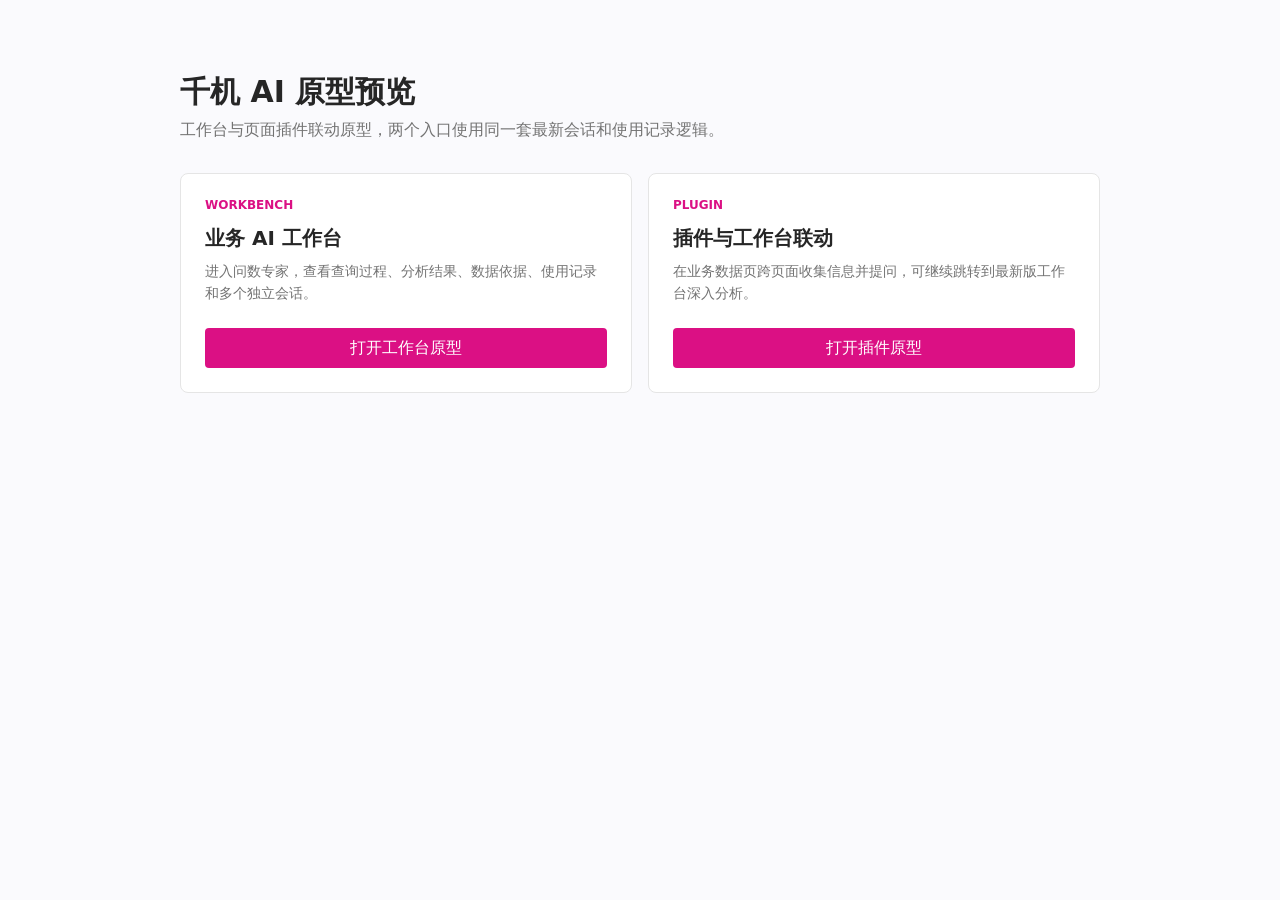
<file: index.html>
<!doctype html>
<html lang="zh-CN">
  <head>
    <meta charset="UTF-8" />
    <meta name="viewport" content="width=device-width, initial-scale=1.0" />
    <title>千机 AI 原型预览</title>
    <link rel="icon" href="data:," />
    <style>
      * { box-sizing: border-box; }
      body {
        min-width: 320px;
        min-height: 100vh;
        margin: 0;
        color: #404040;
        background: #fafafd;
        font-family: "PingFang SC", "Microsoft YaHei", system-ui, sans-serif;
      }
      main { width: min(920px, calc(100% - 40px)); margin: 0 auto; padding: 72px 0; }
      header { margin-bottom: 32px; }
      h1 { margin: 0; color: #262626; font-size: 30px; line-height: 40px; }
      header p { margin: 8px 0 0; color: #737373; }
      .prototype-list { display: grid; grid-template-columns: repeat(2, minmax(0, 1fr)); gap: 16px; }
      article { display: flex; min-height: 220px; flex-direction: column; padding: 24px; border: 1px solid #e5e5e5; border-radius: 8px; background: #fff; }
      .label { color: #db1084; font-size: 12px; font-weight: 600; }
      h2 { margin: 12px 0 8px; color: #262626; font-size: 20px; line-height: 28px; }
      article p { flex: 1; margin: 0; color: #737373; font-size: 14px; line-height: 22px; }
      a { display: inline-flex; min-height: 40px; align-items: center; justify-content: center; margin-top: 24px; padding: 0 16px; border-radius: 4px; color: #fff; background: #db1084; text-decoration: none; font-weight: 500; }
      a:hover { background: #a90c66; }
      @media (max-width: 680px) { main { padding: 40px 0; } .prototype-list { grid-template-columns: 1fr; } }
    </style>
  </head>
  <body>
    <main>
      <header>
        <h1>千机 AI 原型预览</h1>
        <p>工作台与页面插件联动原型，两个入口使用同一套最新会话和使用记录逻辑。</p>
      </header>
      <section class="prototype-list" aria-label="原型入口">
        <article>
          <span class="label">WORKBENCH</span>
          <h2>业务 AI 工作台</h2>
          <p>进入问数专家，查看查询过程、分析结果、数据依据、使用记录和多个独立会话。</p>
          <a href="./liveagent-workbench-keyframes/index.html">打开工作台原型</a>
        </article>
        <article>
          <span class="label">PLUGIN</span>
          <h2>插件与工作台联动</h2>
          <p>在业务数据页跨页面收集信息并提问，可继续跳转到最新版工作台深入分析。</p>
          <a href="./plugin-workbench-prototype/千机AI插件与工作台交互原型.html">打开插件原型</a>
        </article>
      </section>
    </main>
  </body>
</html>
</file>
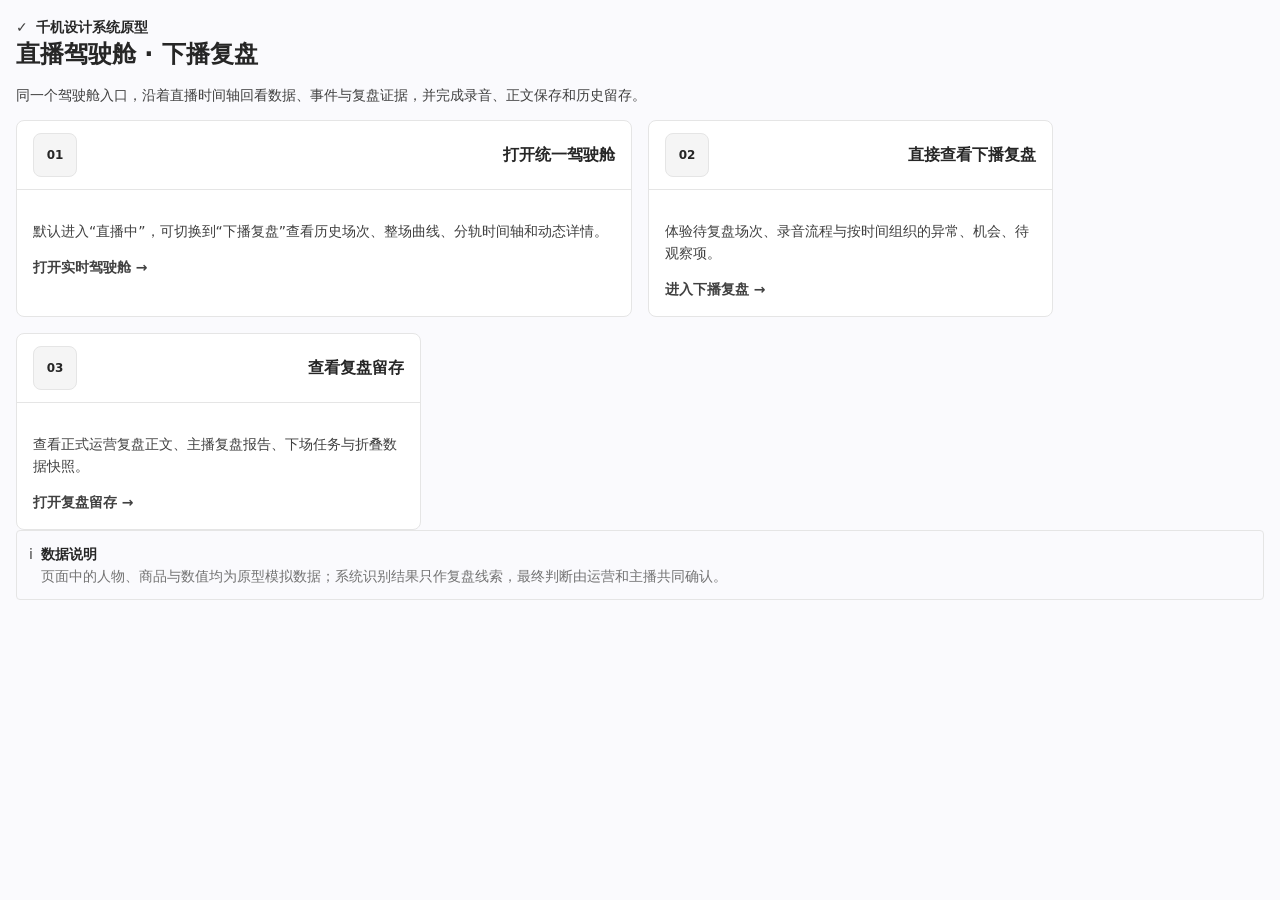
<file: live-review-html-prototypes/index.html>
<!doctype html>
<html lang="zh-CN">
<head>
  <meta charset="utf-8">
  <meta name="viewport" content="width=device-width,initial-scale=1">
  <title>直播驾驶舱与复盘原型</title>
  <link rel="stylesheet" href="styles.css?v=15">
</head>
<body>
  <main class="qj-page" data-kind="prototype-index">
    <div class="qj-status is-success"><span class="qj-status__icon">✓</span><span class="qj-status__label">千机设计系统原型</span></div>
    <h1 class="qj-page__title">直播驾驶舱 · 下播复盘</h1>
    <p class="qj-page__description">同一个驾驶舱入口，沿着直播时间轴回看数据、事件与复盘证据，并完成录音、正文保存和历史留存。</p>
    <section class="qj-grid">
      <a class="qj-grid__item qj-card" data-span="12" href="live.html"><div class="qj-card__header"><span class="qj-avatar">01</span><h2 class="qj-card__title">打开统一驾驶舱</h2></div><div class="qj-card__body"><p>默认进入“直播中”，可切换到“下播复盘”查看历史场次、整场曲线、分轨时间轴和动态详情。</p><strong>打开实时驾驶舱 →</strong></div></a>
      <a class="qj-grid__item qj-card" data-span="6" href="live.html?mode=review"><div class="qj-card__header"><span class="qj-avatar">02</span><h2 class="qj-card__title">直接查看下播复盘</h2></div><div class="qj-card__body"><p>体验待复盘场次、录音流程与按时间组织的异常、机会、待观察项。</p><strong>进入下播复盘 →</strong></div></a>
      <a class="qj-grid__item qj-card" data-span="6" href="review.html"><div class="qj-card__header"><span class="qj-avatar">03</span><h2 class="qj-card__title">查看复盘留存</h2></div><div class="qj-card__body"><p>查看正式运营复盘正文、主播复盘报告、下场任务与折叠数据快照。</p><strong>打开复盘留存 →</strong></div></a>
    </section>
    <div class="qj-alert"><span class="qj-alert__icon">i</span><div class="qj-alert__content"><div class="qj-alert__title">数据说明</div><div class="qj-alert__description">页面中的人物、商品与数值均为原型模拟数据；系统识别结果只作复盘线索，最终判断由运营和主播共同确认。</div></div></div>
  </main>
</body>
</html>
</file>
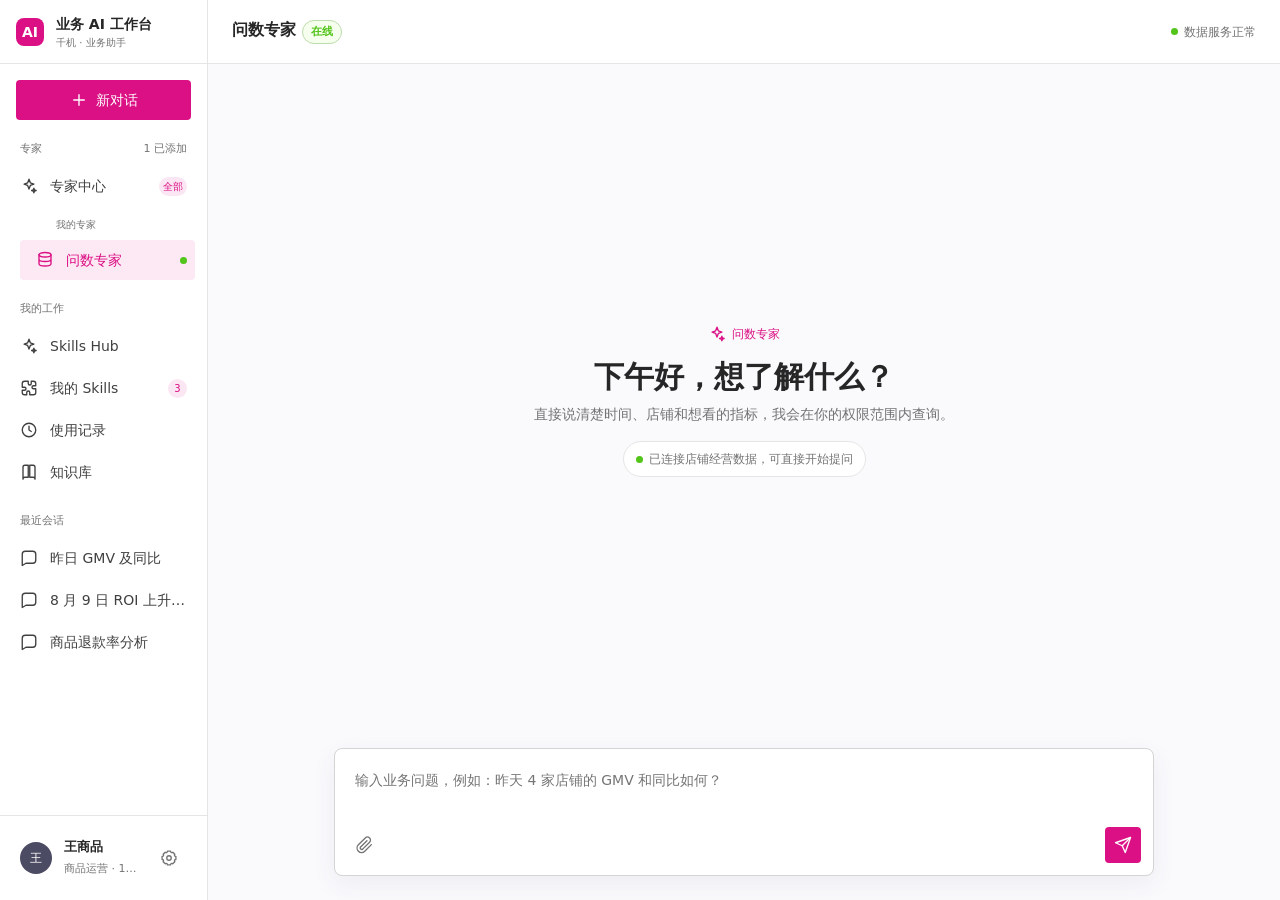
<file: liveagent-workbench-keyframes/index.html>
<!doctype html>
<html lang="zh-CN">
  <head>
    <meta charset="UTF-8" />
    <meta name="viewport" content="width=device-width, initial-scale=1.0" />
    <title>LiveAgent 业务 AI 工作台·三张关键稿</title>
    <link rel="icon" href="data:," />
    <link rel="stylesheet" href="../prototype/assets/qianji-tokens.css" />
    <link rel="stylesheet" href="./styles.css" />
  </head>
  <body>
    <div id="app" aria-live="polite">
      <main><h1>LiveAgent 业务 AI 工作台正在加载</h1></main>
    </div>
    <script src="./app.js"></script>
  </body>
</html>
</file>
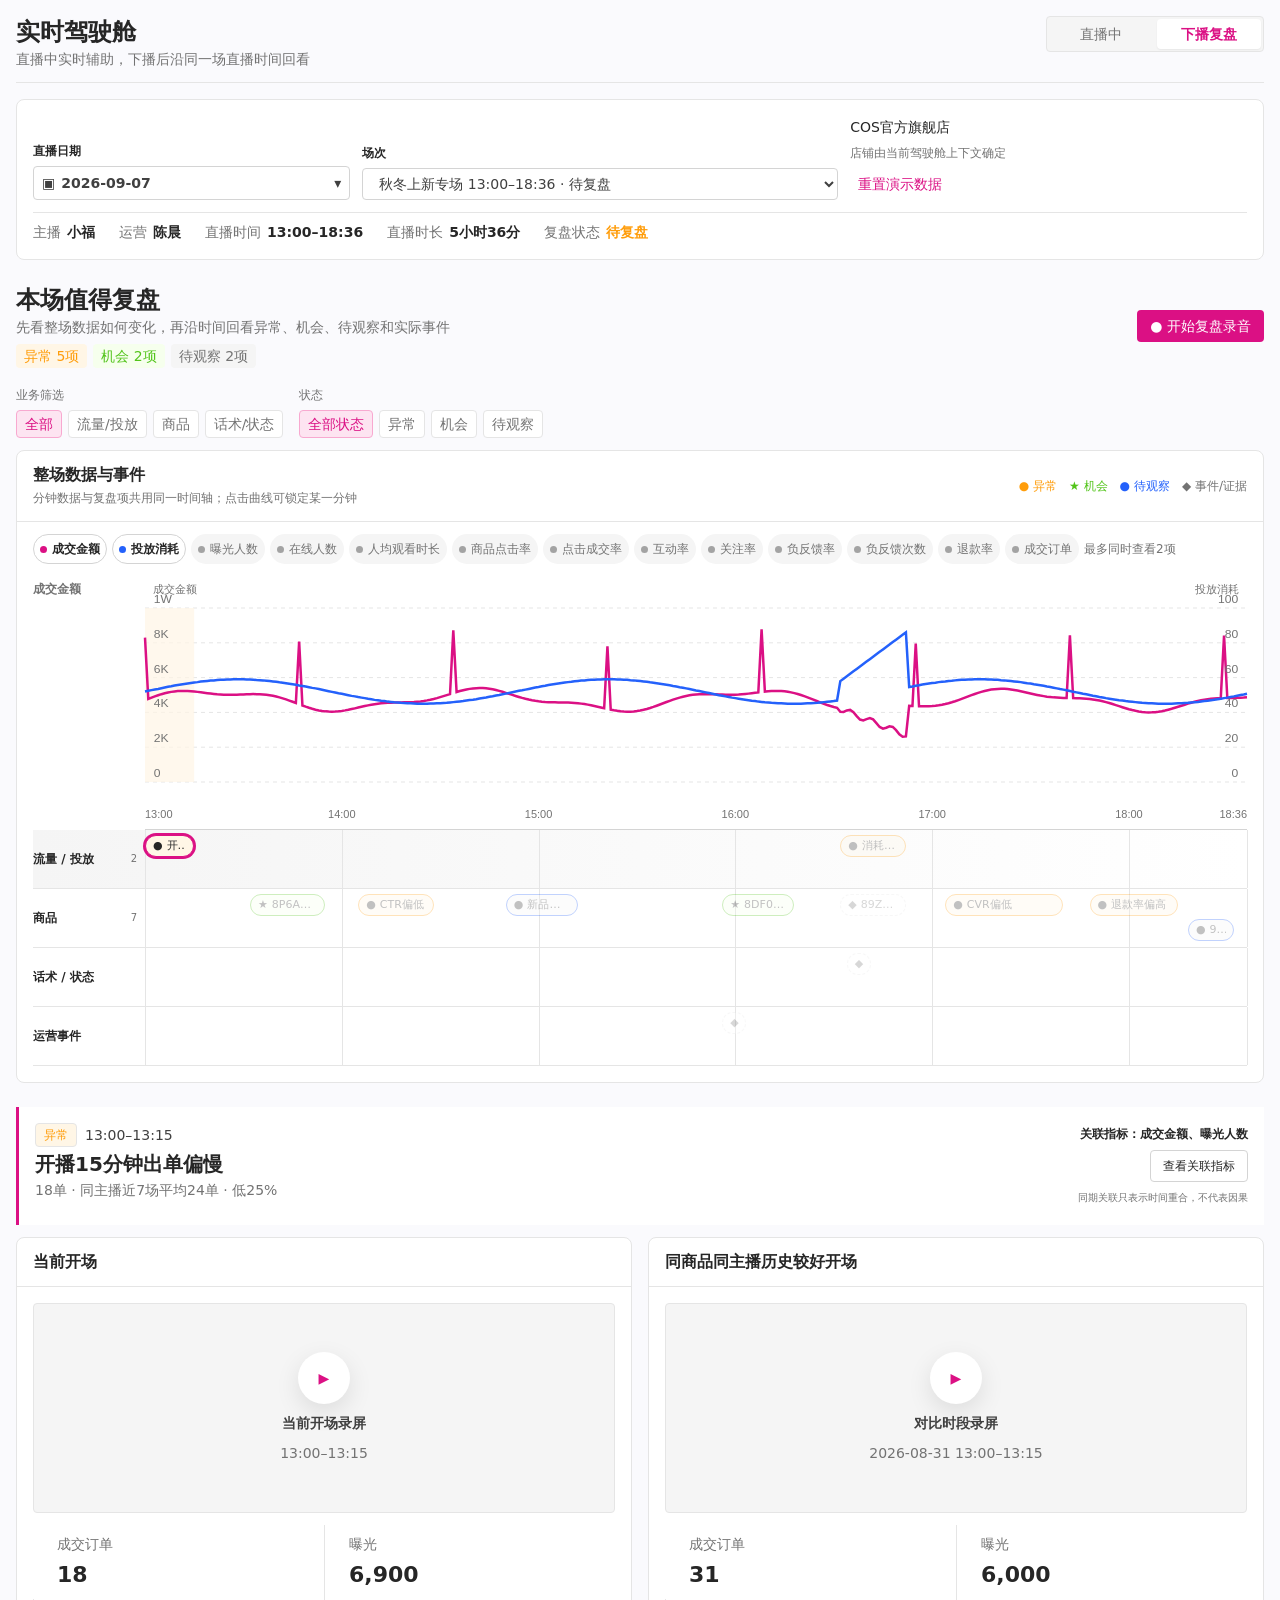
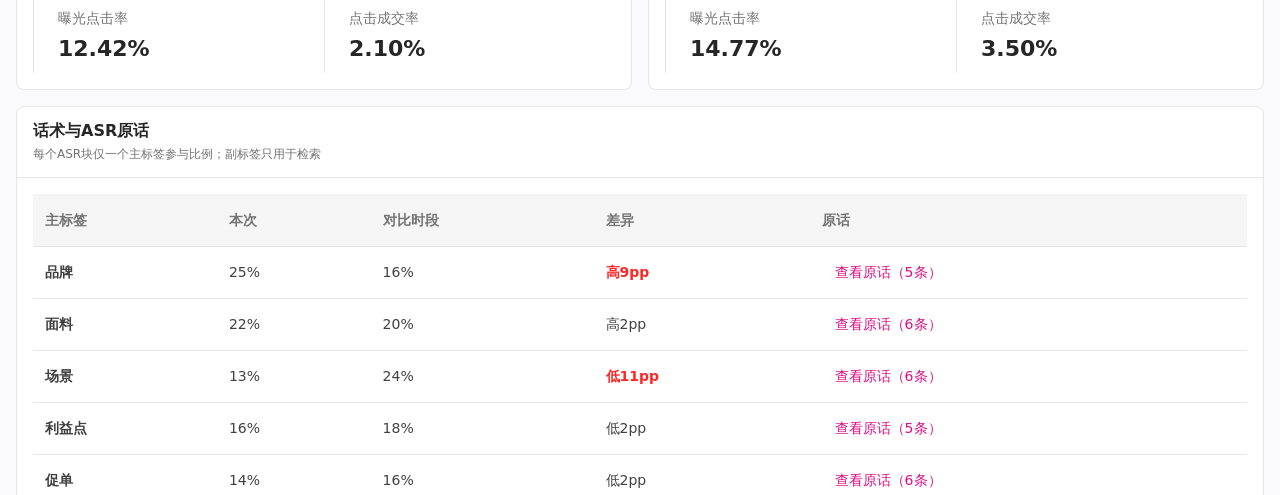
<file: live-review-html-prototypes/ended.html>
<!doctype html>
<html lang="zh-CN">
<head>
  <meta charset="utf-8">
  <meta name="viewport" content="width=device-width,initial-scale=1">
  <meta http-equiv="refresh" content="0;url=live.html?mode=review">
  <title>正在进入下播复盘</title>
  <link rel="stylesheet" href="styles.css?v=15">
</head>
<body>
  <main class="qj-state qj-state--loading">
    <h1 class="qj-page__title" hidden>下播复盘</h1>
    <div class="qj-state__title">正在进入实时驾驶舱·下播复盘</div>
    <a class="qj-button qj-button--primary" href="live.html?mode=review">立即进入</a>
  </main>
</body>
</html>
</file>
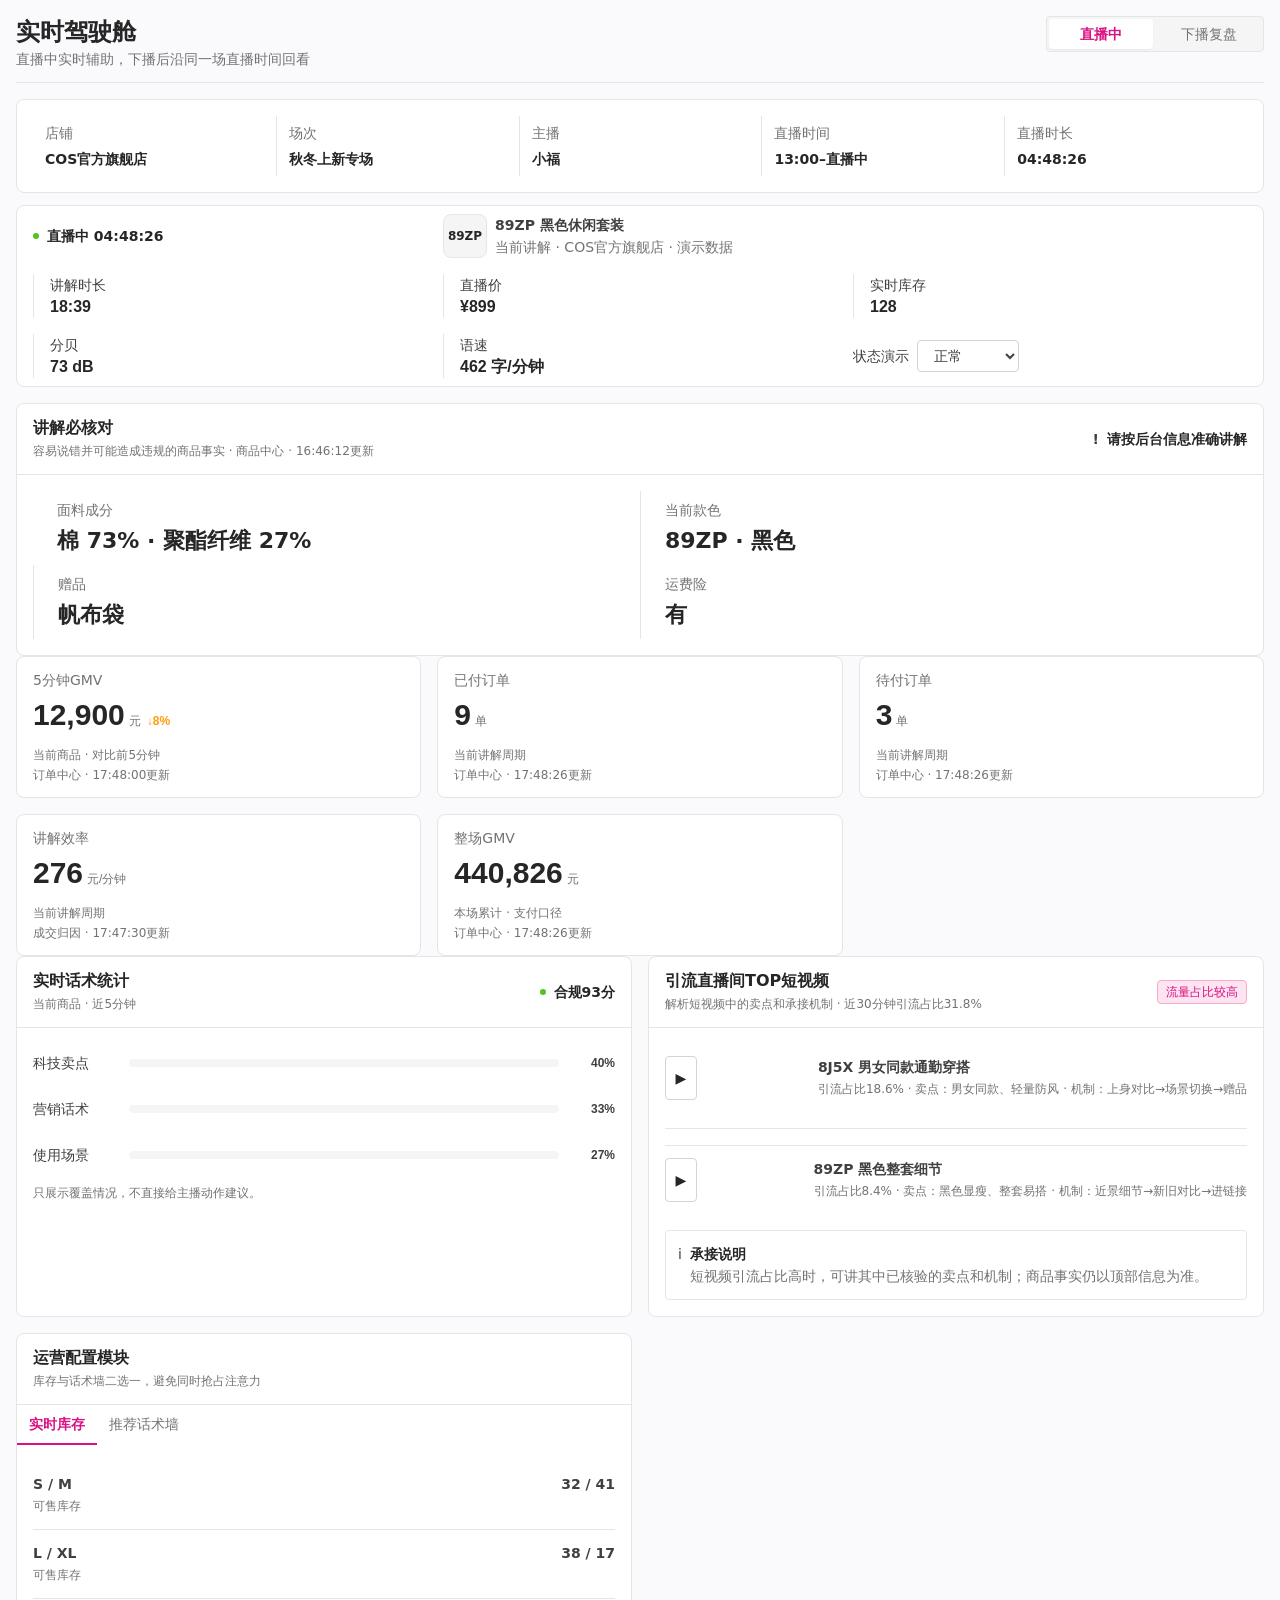
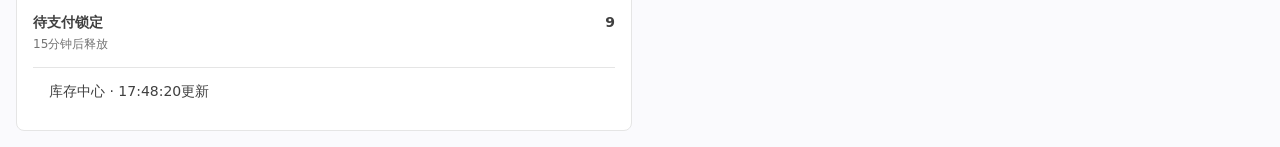
<file: live-review-html-prototypes/live.html>
<!doctype html>
<html lang="zh-CN">
<head>
  <meta charset="utf-8">
  <meta name="viewport" content="width=device-width,initial-scale=1">
  <title>实时驾驶舱</title>
  <link rel="stylesheet" href="styles.css?v=15">
</head>
<body>
<div class="qj-app" data-shell="dashboard">
  <main class="qj-app__main">
    <div class="qj-page" data-density="compact" data-cockpit-app>
      <header class="cockpit-header">
        <div><h1 class="qj-page__title">实时驾驶舱</h1><div class="qj-page__meta">直播中实时辅助，下播后沿同一场直播时间回看</div></div>
        <div class="qj-tabs qj-tabs--segment cockpit-mode-tabs" role="tablist" aria-label="驾驶舱模式">
          <button class="qj-tabs__tab" role="tab" aria-selected="true" data-cockpit-mode="live">直播中</button>
          <button class="qj-tabs__tab" role="tab" aria-selected="false" data-cockpit-mode="review">下播复盘</button>
        </div>
      </header>

      <section data-cockpit-live>
      <section class="qj-card live-session-summary" aria-label="当前直播场次">
        <div class="qj-card__body qj-description">
          <div class="qj-description__item"><div class="qj-description__label">店铺</div><div class="qj-description__value">COS官方旗舰店</div></div>
          <div class="qj-description__item"><div class="qj-description__label">场次</div><div class="qj-description__value">秋冬上新专场</div></div>
          <div class="qj-description__item"><div class="qj-description__label">主播</div><div class="qj-description__value">小福</div></div>
          <div class="qj-description__item"><div class="qj-description__label">直播时间</div><div class="qj-description__value">13:00–直播中</div></div>
          <div class="qj-description__item"><div class="qj-description__label">直播时长</div><div class="qj-description__value">04:48:26</div></div>
        </div>
      </section>
      <header class="qj-topbar">
        <div class="qj-status is-success"><span class="qj-status__dot"></span><span class="qj-status__label">直播中 04:48:26</span></div>
        <div class="qj-topbar__context qj-cluster"><span class="qj-avatar">89ZP</span><div><strong>89ZP 黑色休闲套装</strong><div class="qj-page__meta">当前讲解 · COS官方旗舰店 · 演示数据</div></div></div>
        <div class="qj-topbar__profile">讲解时长<strong>18:39</strong></div>
        <div class="qj-topbar__profile">直播价<strong>¥899</strong></div>
        <div class="qj-topbar__profile">实时库存<strong>128</strong></div>
        <div class="qj-topbar__profile">分贝<strong>73 dB</strong></div>
        <div class="qj-topbar__profile">语速<strong>462 字/分钟</strong></div>
        <div class="qj-topbar__actions"><label for="state-switch-live">状态演示</label><select id="state-switch-live" class="qj-select" data-state-switch><option value="success">正常</option><option value="loading">加载中</option><option value="empty">暂无数据</option><option value="error">加载失败</option><option value="stale">数据延迟</option><option value="offline">离线</option><option value="reconnecting">重连中</option></select></div>
      </header>

      <div class="qj-alert" data-kind="state-banner" hidden><span class="qj-alert__icon">!</span><div class="qj-alert__content"><div class="qj-alert__title">实时数据延迟</div><div class="qj-alert__description">当前展示2分钟前数据。</div></div><div class="qj-alert__actions"><button class="qj-button qj-button--outline qj-button--sm" data-retry>立即重试</button></div></div>

      <section data-success-view>
        <section class="qj-card" data-kind="facts">
          <div class="qj-card__header"><div><h1 class="qj-card__title">讲解必核对</h1><div class="qj-card__meta">容易说错并可能造成违规的商品事实 · 商品中心 · 16:46:12更新</div></div><div class="qj-status is-warning"><span class="qj-status__icon">!</span><span class="qj-status__label">请按后台信息准确讲解</span></div></div>
          <div class="qj-card__body qj-description">
            <div class="qj-description__item"><div class="qj-description__label">面料成分</div><div class="qj-description__value">棉 73% · 聚酯纤维 27%</div></div>
            <div class="qj-description__item"><div class="qj-description__label">当前款色</div><div class="qj-description__value">89ZP · 黑色</div></div>
            <div class="qj-description__item"><div class="qj-description__label">赠品</div><div class="qj-description__value">帆布袋</div></div>
            <div class="qj-description__item"><div class="qj-description__label">运费险</div><div class="qj-description__value">有</div></div>
          </div>
        </section>

        <section class="qj-grid" aria-label="主播核心实时指标">
          <article class="qj-grid__item qj-card qj-metric" data-span="5"><div class="qj-metric__label">5分钟GMV</div><div class="qj-metric__value">12,900<span class="qj-metric__unit">元</span><span class="qj-metric__trend is-warning">↓8%</span></div><div class="qj-metric__scope">当前商品 · 对比前5分钟</div><div class="qj-metric__source">订单中心 · 17:48:00更新</div></article>
          <article class="qj-grid__item qj-card qj-metric" data-span="5"><div class="qj-metric__label">已付订单</div><div class="qj-metric__value">9<span class="qj-metric__unit">单</span></div><div class="qj-metric__scope">当前讲解周期</div><div class="qj-metric__source">订单中心 · 17:48:26更新</div></article>
          <article class="qj-grid__item qj-card qj-metric" data-span="4"><div class="qj-metric__label">待付订单</div><div class="qj-metric__value">3<span class="qj-metric__unit">单</span></div><div class="qj-metric__scope">当前讲解周期</div><div class="qj-metric__source">订单中心 · 17:48:26更新</div></article>
          <article class="qj-grid__item qj-card qj-metric" data-span="5"><div class="qj-metric__label">讲解效率</div><div class="qj-metric__value">276<span class="qj-metric__unit">元/分钟</span></div><div class="qj-metric__scope">当前讲解周期</div><div class="qj-metric__source">成交归因 · 17:47:30更新</div></article>
          <article class="qj-grid__item qj-card qj-metric" data-span="5"><div class="qj-metric__label">整场GMV</div><div class="qj-metric__value">440,826<span class="qj-metric__unit">元</span></div><div class="qj-metric__scope">本场累计 · 支付口径</div><div class="qj-metric__source">订单中心 · 17:48:26更新</div></article>
        </section>

        <section class="qj-grid">
          <article class="qj-grid__item qj-card" data-span="7">
            <div class="qj-card__header"><div><h2 class="qj-card__title">实时话术统计</h2><div class="qj-card__meta">当前商品 · 近5分钟</div></div><span class="qj-status is-success"><span class="qj-status__dot"></span><span class="qj-status__label">合规93分</span></span></div>
            <div class="qj-card__body qj-stack">
              <div class="qj-progress"><span class="qj-progress__label">科技卖点</span><span class="qj-progress__track"><span class="qj-progress__bar" style="width:40%"></span></span><span class="qj-progress__value">40%</span></div>
              <div class="qj-progress"><span class="qj-progress__label">营销话术</span><span class="qj-progress__track"><span class="qj-progress__bar" style="width:33%"></span></span><span class="qj-progress__value">33%</span></div>
              <div class="qj-progress"><span class="qj-progress__label">使用场景</span><span class="qj-progress__track"><span class="qj-progress__bar" style="width:27%"></span></span><span class="qj-progress__value">27%</span></div>
              <div class="qj-card__meta">只展示覆盖情况，不直接给主播动作建议。</div>
            </div>
          </article>

          <article class="qj-grid__item qj-card" data-span="10">
            <div class="qj-card__header"><div><h2 class="qj-card__title">引流直播间TOP短视频</h2><div class="qj-card__meta">解析短视频中的卖点和承接机制 · 近30分钟引流占比31.8%</div></div><span class="qj-tag qj-tag--brand">流量占比较高</span></div>
            <div class="qj-card__body qj-stack">
              <div class="qj-list__item"><button class="qj-button qj-button--outline qj-button--icon" data-open-evidence="evidence-modal" data-title="TOP1引流短视频" data-time="视频00:18" data-summary="卖点：男女同款、轻量防风、通勤与轻户外两穿。机制：男女上身对比后切通勤场景，再承接限时赠品。" aria-label="播放TOP1引流短视频">▶</button><div class="qj-list__content"><strong>8J5X 男女同款通勤穿搭</strong><div class="qj-list__meta">引流占比18.6% · 卖点：男女同款、轻量防风 · 机制：上身对比→场景切换→赠品</div></div></div>
              <div class="qj-divider"></div>
              <div class="qj-list__item"><button class="qj-button qj-button--outline qj-button--icon" data-open-evidence="evidence-modal" data-title="TOP2引流短视频" data-time="视频00:22" data-summary="卖点：黑色显瘦、整套易搭。机制：细节近景后做新旧穿搭对比，再引导进入商品链接。" aria-label="播放TOP2引流短视频">▶</button><div class="qj-list__content"><strong>89ZP 黑色整套细节</strong><div class="qj-list__meta">引流占比8.4% · 卖点：黑色显瘦、整套易搭 · 机制：近景细节→新旧对比→进链接</div></div></div>
              <div class="qj-alert"><span class="qj-alert__icon">i</span><div class="qj-alert__content"><div class="qj-alert__title">承接说明</div><div class="qj-alert__description">短视频引流占比高时，可讲其中已核验的卖点和机制；商品事实仍以顶部信息为准。</div></div></div>
            </div>
          </article>

          <article class="qj-grid__item qj-card" data-span="7">
            <div class="qj-card__header"><div><h2 class="qj-card__title">运营配置模块</h2><div class="qj-card__meta">库存与话术墙二选一，避免同时抢占注意力</div></div></div>
            <div class="qj-tabs" role="tablist" aria-label="运营配置模块"><button id="tab-live-inventory" class="qj-tabs__tab" role="tab" aria-selected="true" aria-controls="panel-live-inventory">实时库存</button><button id="tab-live-talk" class="qj-tabs__tab" role="tab" aria-selected="false" aria-controls="panel-live-talk" tabindex="-1">推荐话术墙</button></div>
            <div id="panel-live-inventory" class="qj-card__body" role="tabpanel" aria-labelledby="tab-live-inventory"><ul class="qj-list"><li class="qj-list__item"><div class="qj-list__content"><strong>S / M</strong><div class="qj-list__meta">可售库存</div></div><strong>32 / 41</strong></li><li class="qj-list__item"><div class="qj-list__content"><strong>L / XL</strong><div class="qj-list__meta">可售库存</div></div><strong>38 / 17</strong></li><li class="qj-list__item"><div class="qj-list__content"><strong>待支付锁定</strong><div class="qj-list__meta">15分钟后释放</div></div><strong>9</strong></li></ul><div class="qj-card__footer">库存中心 · 17:48:20更新</div></div>
            <div id="panel-live-talk" class="qj-card__body" role="tabpanel" aria-labelledby="tab-live-talk" hidden><div class="qj-stack"><div class="qj-alert"><span class="qj-alert__icon">1</span><div class="qj-alert__content"><div class="qj-alert__title">通勤场景</div><div class="qj-alert__description">“轻量版型适合叠穿，办公室和周末轻户外都能搭。”</div></div></div><div class="qj-alert"><span class="qj-alert__icon">2</span><div class="qj-alert__content"><div class="qj-alert__title">赠品核对</div><div class="qj-alert__description">“当前下单赠帆布袋，具体以商品链接展示为准。”</div></div></div><div class="qj-card__meta">运营审核版 · 16:55更新</div></div></div>
          </article>
        </section>
      </section>

      <section class="qj-state qj-state--loading" data-state="loading" data-view-state="loading" hidden><div class="qj-skeleton"><div class="qj-skeleton__line"></div><div class="qj-skeleton__block"></div><div class="qj-skeleton__block"></div></div><div class="qj-state__title">正在加载实时数据</div><div class="qj-state__description">商品事实和核心指标返回后自动填充。</div></section>
      <section class="qj-state qj-state--empty" data-state="empty" data-view-state="empty" hidden><div class="qj-state__visual">—</div><div class="qj-state__title">本场暂未产生数据</div><div class="qj-state__description">开播并产生曝光后，此处展示实时指标。</div></section>
      <section class="qj-state qj-state--error" data-state="error" data-view-state="error" hidden><div class="qj-state__visual">!</div><div class="qj-state__title">实时数据加载失败</div><div class="qj-state__description">错误编号 LIVE-RT-2048，可重试且不会影响直播。</div><button class="qj-button qj-button--primary" data-retry>重新加载</button></section>
      <section class="qj-state qj-state--forbidden" data-state="forbidden" data-view-state="forbidden" hidden><div class="qj-state__visual">⌁</div><div class="qj-state__title">无实时驾驶舱权限</div><div class="qj-state__description">请联系店铺管理员申请“直播数据查看”权限。</div></section>
      </section>
      <section data-cockpit-review hidden></section>
    </div>
  </main>
</div>

<div id="evidence-modal" class="qj-modal" role="dialog" aria-modal="true" aria-hidden="true" aria-labelledby="evidence-title" hidden><div class="qj-modal__backdrop"></div><div class="qj-modal__dialog"><div class="qj-modal__header"><div><h2 id="evidence-title" class="qj-card__title" data-modal-title>短视频详情</h2><div class="qj-card__meta" data-modal-time></div></div><button class="qj-button qj-button--icon qj-button--outline" data-close-modal aria-label="关闭短视频弹窗">×</button></div><div class="qj-modal__body"><div class="qj-chart" data-kind="recording">▶ 引流短视频预览</div><div class="qj-alert"><span class="qj-alert__icon">i</span><div class="qj-alert__content"><div class="qj-alert__title">卖点与机制</div><div class="qj-alert__description" data-modal-summary></div></div></div></div><div class="qj-modal__footer"><button class="qj-button qj-button--outline" data-close-modal>关闭</button></div></div></div>
<div id="review-modal" class="qj-modal" role="dialog" aria-modal="true" aria-hidden="true" aria-labelledby="review-modal-title" hidden><div class="qj-modal__backdrop" data-close-modal></div><div class="qj-modal__dialog"><div class="qj-modal__header"><div><h2 id="review-modal-title" class="qj-card__title" data-modal-title>录音转写</h2><div class="qj-card__meta" data-modal-time></div></div><button class="qj-button qj-button--icon qj-button--outline" data-close-modal aria-label="关闭">×</button></div><div class="qj-modal__body" data-modal-body></div><div class="qj-modal__footer"><button class="qj-button qj-button--outline" data-close-modal>关闭</button></div></div></div>
<aside class="qj-card" data-recorder data-kind="review-recorder" hidden><div><span class="qj-status is-error"><span class="qj-status__dot"></span><span class="qj-status__label">正在录音</span></span><strong data-recording-time>00:00</strong></div><button class="qj-button qj-button--danger" data-stop-recording>结束复盘</button></aside>
<div class="qj-toast-region" aria-live="polite"></div>
<script src="app.js?v=15"></script>
</body>
</html>
</file>
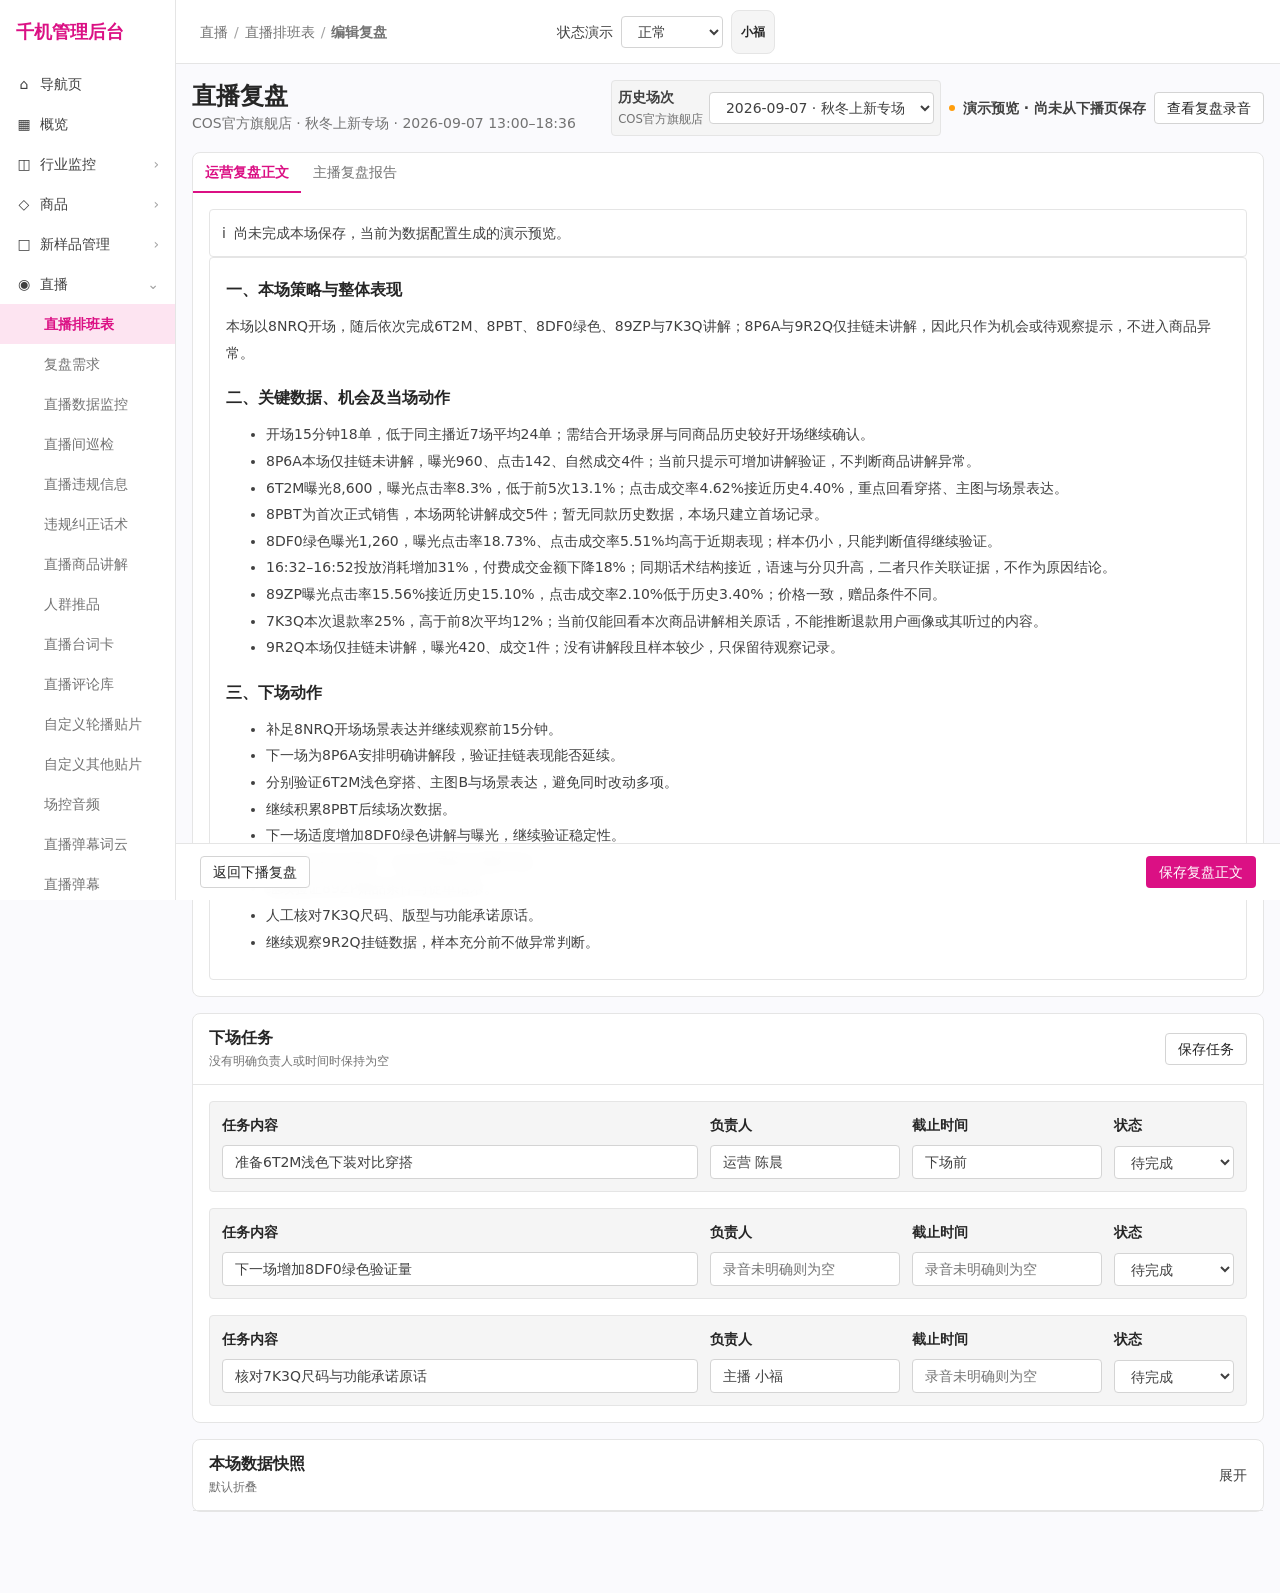
<file: live-review-html-prototypes/review.html>
<!doctype html><html lang="zh-CN"><head><meta charset="utf-8"><meta name="viewport" content="width=device-width,initial-scale=1"><title>编辑复盘-直播排班表-直播-千机管理后台</title><link rel="stylesheet" href="styles.css?v=15"></head><body>
<div class="qj-app" data-shell="admin">
<aside class="qj-sidebar" aria-label="千机管理后台导航"><div class="qj-sidebar__brand">千机管理后台</div><nav class="qj-menu">
<a class="qj-menu__item" href="#"><span class="qj-menu__icon">⌂</span><span class="qj-menu__label">导航页</span></a><a class="qj-menu__item" href="#"><span class="qj-menu__icon">▦</span><span class="qj-menu__label">概览</span></a>
<div class="qj-menu__group"><button class="qj-menu__item" data-menu-toggle aria-expanded="false"><span class="qj-menu__icon">◫</span><span class="qj-menu__label">行业监控</span><span class="qj-menu__chevron">›</span></button><div class="qj-menu__children" hidden></div></div>
<div class="qj-menu__group"><button class="qj-menu__item" data-menu-toggle aria-expanded="false"><span class="qj-menu__icon">◇</span><span class="qj-menu__label">商品</span><span class="qj-menu__chevron">›</span></button><div class="qj-menu__children" hidden></div></div>
<div class="qj-menu__group"><button class="qj-menu__item" data-menu-toggle aria-expanded="false"><span class="qj-menu__icon">□</span><span class="qj-menu__label">新样品管理</span><span class="qj-menu__chevron">›</span></button><div class="qj-menu__children" hidden></div></div>
<div class="qj-menu__group"><button class="qj-menu__item is-expanded" data-menu-toggle aria-expanded="true"><span class="qj-menu__icon">◉</span><span class="qj-menu__label">直播</span><span class="qj-menu__chevron">⌄</span></button><div class="qj-menu__children"><a class="qj-menu__item is-active" data-level="2" href="#"><span class="qj-menu__label">直播排班表</span></a><a class="qj-menu__item" data-level="2" href="#"><span class="qj-menu__label">复盘需求</span></a><a class="qj-menu__item" data-level="2" href="#"><span class="qj-menu__label">直播数据监控</span></a><a class="qj-menu__item" data-level="2" href="#"><span class="qj-menu__label">直播间巡检</span></a><a class="qj-menu__item" data-level="2" href="#"><span class="qj-menu__label">直播违规信息</span></a><a class="qj-menu__item" data-level="2" href="#"><span class="qj-menu__label">违规纠正话术</span></a><a class="qj-menu__item" data-level="2" href="#"><span class="qj-menu__label">直播商品讲解</span></a><a class="qj-menu__item" data-level="2" href="#"><span class="qj-menu__label">人群推品</span></a><a class="qj-menu__item" data-level="2" href="#"><span class="qj-menu__label">直播台词卡</span></a><a class="qj-menu__item" data-level="2" href="#"><span class="qj-menu__label">直播评论库</span></a><a class="qj-menu__item" data-level="2" href="#"><span class="qj-menu__label">自定义轮播贴片</span></a><a class="qj-menu__item" data-level="2" href="#"><span class="qj-menu__label">自定义其他贴片</span></a><a class="qj-menu__item" data-level="2" href="#"><span class="qj-menu__label">场控音频</span></a><a class="qj-menu__item" data-level="2" href="#"><span class="qj-menu__label">直播弹幕词云</span></a><a class="qj-menu__item" data-level="2" href="#"><span class="qj-menu__label">直播弹幕</span></a><a class="qj-menu__item" data-level="2" href="#"><span class="qj-menu__label">小黄车</span></a><a class="qj-menu__item" data-level="2" href="#"><span class="qj-menu__label">AI助播</span></a><a class="qj-menu__item" data-level="2" href="#"><span class="qj-menu__label">实时驾驶舱</span></a><a class="qj-menu__item" data-level="2" href="#"><span class="qj-menu__label">行业违规汇总</span></a><a class="qj-menu__item" data-level="2" href="#"><span class="qj-menu__label">伴播视频库</span></a></div></div>
<div class="qj-menu__group"><button class="qj-menu__item" data-menu-toggle aria-expanded="false"><span class="qj-menu__icon">▷</span><span class="qj-menu__label">直播切片</span><span class="qj-menu__chevron">›</span></button><div class="qj-menu__children" hidden></div></div><div class="qj-menu__group"><button class="qj-menu__item" data-menu-toggle aria-expanded="false"><span class="qj-menu__icon">◇</span><span class="qj-menu__label">女装数据</span><span class="qj-menu__chevron">›</span></button><div class="qj-menu__children" hidden></div></div><div class="qj-menu__group"><button class="qj-menu__item" data-menu-toggle aria-expanded="false"><span class="qj-menu__icon">▣</span><span class="qj-menu__label">商品中心</span><span class="qj-menu__chevron">›</span></button><div class="qj-menu__children" hidden></div></div><div class="qj-menu__group"><button class="qj-menu__item" data-menu-toggle aria-expanded="false"><span class="qj-menu__icon">◎</span><span class="qj-menu__label">云图洞察</span><span class="qj-menu__chevron">›</span></button><div class="qj-menu__children" hidden></div></div><div class="qj-menu__group"><button class="qj-menu__item" data-menu-toggle aria-expanded="false"><span class="qj-menu__icon">▥</span><span class="qj-menu__label">数据</span><span class="qj-menu__chevron">›</span></button><div class="qj-menu__children" hidden></div></div><div class="qj-menu__group"><button class="qj-menu__item" data-menu-toggle aria-expanded="false"><span class="qj-menu__icon">▶</span><span class="qj-menu__label">短视频</span><span class="qj-menu__chevron">›</span></button><div class="qj-menu__children" hidden></div></div><div class="qj-menu__group"><button class="qj-menu__item" data-menu-toggle aria-expanded="false"><span class="qj-menu__icon">♙</span><span class="qj-menu__label">主播</span><span class="qj-menu__chevron">›</span></button><div class="qj-menu__children" hidden></div></div><div class="qj-menu__group"><button class="qj-menu__item" data-menu-toggle aria-expanded="false"><span class="qj-menu__icon">▤</span><span class="qj-menu__label">商城</span><span class="qj-menu__chevron">›</span></button><div class="qj-menu__children" hidden></div></div><div class="qj-menu__group"><button class="qj-menu__item" data-menu-toggle aria-expanded="false"><span class="qj-menu__icon">♜</span><span class="qj-menu__label">排行榜</span><span class="qj-menu__chevron">›</span></button><div class="qj-menu__children" hidden></div></div><div class="qj-menu__group"><button class="qj-menu__item" data-menu-toggle aria-expanded="false"><span class="qj-menu__icon">▧</span><span class="qj-menu__label">订单</span><span class="qj-menu__chevron">›</span></button><div class="qj-menu__children" hidden></div></div><div class="qj-menu__group"><button class="qj-menu__item" data-menu-toggle aria-expanded="false"><span class="qj-menu__icon">↗</span><span class="qj-menu__label">投放</span><span class="qj-menu__chevron">›</span></button><div class="qj-menu__children" hidden></div></div><div class="qj-menu__group"><button class="qj-menu__item" data-menu-toggle aria-expanded="false"><span class="qj-menu__icon">◎</span><span class="qj-menu__label">目标与预算</span><span class="qj-menu__chevron">›</span></button><div class="qj-menu__children" hidden></div></div><div class="qj-menu__group"><button class="qj-menu__item" data-menu-toggle aria-expanded="false"><span class="qj-menu__icon">¥</span><span class="qj-menu__label">财务</span><span class="qj-menu__chevron">›</span></button><div class="qj-menu__children" hidden></div></div><div class="qj-menu__group"><button class="qj-menu__item" data-menu-toggle aria-expanded="false"><span class="qj-menu__icon">▦</span><span class="qj-menu__label">品牌汇报(PPT)</span><span class="qj-menu__chevron">›</span></button><div class="qj-menu__children" hidden></div></div><div class="qj-menu__group"><button class="qj-menu__item" data-menu-toggle aria-expanded="false"><span class="qj-menu__icon">⇩</span><span class="qj-menu__label">数据导出</span><span class="qj-menu__chevron">›</span></button><div class="qj-menu__children" hidden></div></div><div class="qj-menu__group"><button class="qj-menu__item" data-menu-toggle aria-expanded="false"><span class="qj-menu__icon">⚙</span><span class="qj-menu__label">设置</span><span class="qj-menu__chevron">›</span></button><div class="qj-menu__children" hidden></div></div><div class="qj-menu__group"><button class="qj-menu__item" data-menu-toggle aria-expanded="false"><span class="qj-menu__icon">◌</span><span class="qj-menu__label">客服售后</span><span class="qj-menu__chevron">›</span></button><div class="qj-menu__children" hidden></div></div><div class="qj-menu__group"><button class="qj-menu__item" data-menu-toggle aria-expanded="false"><span class="qj-menu__icon">?</span><span class="qj-menu__label">导航/帮助/资料</span><span class="qj-menu__chevron">›</span></button><div class="qj-menu__children" hidden></div></div><div class="qj-menu__group"><button class="qj-menu__item" data-menu-toggle aria-expanded="false"><span class="qj-menu__icon">✦</span><span class="qj-menu__label">人工智能工具库</span><span class="qj-menu__chevron">›</span></button><div class="qj-menu__children" hidden></div></div>
</nav><div class="qj-sidebar__footer">COS官方旗舰店<br>光谷 2-1（1号楼）</div></aside>
<main class="qj-app__main"><header class="qj-topbar" data-kind="admin"><nav class="qj-breadcrumb" aria-label="面包屑"><span>直播</span><span class="qj-breadcrumb__separator">/</span><span>直播排班表</span><span class="qj-breadcrumb__separator">/</span><strong>编辑复盘</strong></nav><div class="qj-topbar__actions"><label for="state-switch-review">状态演示</label><select id="state-switch-review" class="qj-select" data-state-switch><option value="success">正常</option><option value="loading">加载中</option><option value="empty">暂无复盘</option><option value="error">加载失败</option><option value="forbidden">无权限</option></select><span class="qj-avatar">小福</span></div></header>
<div class="qj-page"><section data-success-view data-formal-review-page><h1 class="qj-page__title" hidden>直播复盘</h1><div class="qj-column-settings" hidden></div></section>
<section class="qj-state qj-state--loading" data-state="loading" data-view-state="loading" hidden><div class="qj-skeleton"><div class="qj-skeleton__line"></div><div class="qj-skeleton__block"></div><div class="qj-skeleton__block"></div></div><div class="qj-state__title">正在加载复盘</div><div class="qj-state__description">报告、录音和证据正在同步。</div></section><section class="qj-state qj-state--empty" data-state="empty" data-view-state="empty" hidden><div class="qj-state__visual">—</div><div class="qj-state__title">本场还没有复盘</div><div class="qj-state__description">请先从实时驾驶舱的下播复盘开始录音。</div><a class="qj-button qj-button--primary" href="live.html?mode=review">开始复盘</a></section><section class="qj-state qj-state--error" data-state="error" data-view-state="error" hidden><div class="qj-state__visual">!</div><div class="qj-state__title">复盘加载失败</div><div class="qj-state__description">错误编号 REVIEW-DETAIL-4102，已保存内容不会丢失。</div><button class="qj-button qj-button--primary" data-retry>重新加载</button></section><section class="qj-state qj-state--forbidden" data-state="forbidden" data-view-state="forbidden" hidden><div class="qj-state__visual">⌁</div><div class="qj-state__title">无编辑复盘权限</div><div class="qj-state__description">你仍可查看主播报告；编辑需联系店铺管理员授权。</div></section>
</div></main></div>
<div id="evidence-modal" class="qj-modal" role="dialog" aria-modal="true" aria-hidden="true" aria-labelledby="evidence-title" hidden><div class="qj-modal__backdrop"></div><div class="qj-modal__dialog"><div class="qj-modal__header"><div><h2 id="evidence-title" class="qj-card__title" data-modal-title>复盘录音与转写</h2><div class="qj-card__meta" data-modal-time></div></div><button class="qj-button qj-button--icon qj-button--outline" data-close-modal aria-label="关闭">×</button></div><div class="qj-modal__body"><div class="qj-chart" data-kind="recording">▶ 复盘录音 · ASR全文</div><div class="qj-alert"><span class="qj-alert__icon">i</span><div class="qj-alert__content"><div class="qj-alert__title">数据关系</div><div class="qj-alert__description" data-modal-summary></div></div></div></div><div class="qj-modal__footer"><button class="qj-button qj-button--outline" data-close-modal>关闭</button></div></div></div><div class="qj-toast-region" aria-live="polite"></div><script src="app.js?v=15"></script></body></html>
</file>
<file: live-review-html-prototypes/styles.css>
@import url("assets/qianji-tokens.css");
*{box-sizing:border-box}html{background:var(--qj-color-canvas);scroll-behavior:smooth}body{margin:var(--qj-space-0);color:var(--qj-color-text);background:var(--qj-color-canvas);font:14px/22px var(--qj-font-sans)}button,input,textarea,select{font:inherit}button,a{-webkit-tap-highlight-color:transparent}a{color:inherit;text-decoration:none}[hidden]{display:none!important}:focus-visible{outline:2px solid var(--qj-color-action-primary);outline-offset:2px;box-shadow:var(--qj-focus-ring)}
.qj-app{min-height:100vh}.qj-app[data-shell="dashboard"]{min-width:1080px}.qj-app[data-shell="admin"]{display:grid;grid-template-columns:208px minmax(0,1fr)}.qj-app__main{min-width:var(--qj-space-0)}.qj-page{width:100%;max-width:1440px;margin:auto;padding:var(--qj-space-8)}.qj-page[data-density="compact"]{padding-top:var(--qj-space-7)}.qj-page__header{display:flex;align-items:flex-start;justify-content:space-between;gap:var(--qj-space-7);margin-bottom:var(--qj-space-7)}.qj-page__title{margin:var(--qj-space-0);color:var(--qj-color-text-strong);font-size:24px;line-height:32px}.qj-page__meta{display:flex;flex-wrap:wrap;gap:var(--qj-space-5) var(--qj-space-7);color:var(--qj-color-text-muted)}.qj-page__actions,.qj-cluster{display:flex;align-items:center;gap:var(--qj-space-5)}.qj-page__footer{position:sticky;z-index:20;bottom:var(--qj-space-0);display:flex;align-items:center;justify-content:space-between;margin:var(--qj-space-8) calc(var(--qj-space-8)*-1) calc(var(--qj-space-8)*-1);padding:var(--qj-space-6) var(--qj-space-8);border-top:1px solid var(--qj-color-border);background:rgb(255 255 255/95%);backdrop-filter:blur(8px)}.qj-stack{display:flex;flex-direction:column;gap:var(--qj-space-7)}.qj-split{display:flex;align-items:center;justify-content:space-between;gap:var(--qj-space-7)}.qj-divider{height:1px;background:var(--qj-color-border)}
.qj-topbar{min-height:64px;display:grid;grid-template-columns:auto minmax(260px,1fr) repeat(5,auto);align-items:center;gap:var(--qj-space-7);padding:var(--qj-space-5) var(--qj-space-7);border:1px solid var(--qj-color-border);border-radius:var(--qj-radius-3);background:var(--qj-color-surface)}.qj-topbar__context{min-width:var(--qj-space-0)}.qj-topbar__actions{display:flex;align-items:center;gap:var(--qj-space-5)}.qj-topbar__profile{white-space:nowrap;padding-left:var(--qj-space-7);border-left:1px solid var(--qj-color-border)}.qj-topbar__profile strong{display:block;color:var(--qj-color-text-strong);font:700 16px/22px var(--qj-font-number)}
.qj-status{display:inline-flex;align-items:center;gap:var(--qj-space-5);white-space:nowrap;font-weight:600}.qj-status__dot{width:6px;height:6px;border-radius:var(--qj-radius-6);background:var(--qj-color-text-placeholder)}.qj-status.is-success .qj-status__dot{background:var(--qj-color-success)}.qj-status.is-warning .qj-status__dot{background:var(--qj-color-warning)}.qj-status.is-error .qj-status__dot{background:var(--qj-color-danger)}.qj-status.is-reconnecting .qj-status__dot{background:var(--qj-color-info);animation:qj-pulse 1.2s infinite}.qj-status__label{color:var(--qj-color-text-strong)}
.qj-avatar{width:44px;height:44px;flex:0 0 auto;display:grid;place-items:center;border:1px solid var(--qj-color-border);border-radius:var(--qj-radius-3);background:var(--qj-color-surface-muted);color:var(--qj-color-text-strong);font-size:12px;font-weight:700}.qj-description{display:grid;grid-template-columns:repeat(4,1fr)}.qj-description__item{padding:var(--qj-space-5) var(--qj-space-8);border-left:1px solid var(--qj-color-border)}.qj-description__item:first-child{border-left:0}.qj-description__label{color:var(--qj-color-text-muted)}.qj-description__value{margin-top:var(--qj-space-2);color:var(--qj-color-text-strong);font-size:22px;line-height:32px;font-weight:600}
.qj-button{min-height:32px;display:inline-flex;align-items:center;justify-content:center;gap:var(--qj-space-4);padding:var(--qj-space-0) var(--qj-space-6);border:1px solid transparent;border-radius:var(--qj-radius-2);background:var(--qj-color-surface);color:var(--qj-color-text-strong);cursor:pointer;font-weight:500}.qj-button--md{min-height:40px;padding-inline:var(--qj-space-7)}.qj-button--lg{min-height:44px;padding-inline:var(--qj-space-8);font-size:16px}.qj-button--sm{min-height:32px}.qj-button--primary{color:var(--qj-color-text-on-primary);background:var(--qj-color-action-primary)}.qj-button--primary:hover{background:var(--qj-color-action-primary-hover)}.qj-button--primary:active{background:var(--qj-color-action-primary-active)}.qj-button--outline{border-color:var(--qj-color-border-strong)}.qj-button--outline:hover{color:var(--qj-color-link);border-color:var(--qj-color-action-primary-hover)}.qj-button--text{color:var(--qj-color-link);background:transparent}.qj-button--danger{color:var(--qj-color-text-on-primary);background:var(--qj-color-danger)}.qj-button--icon{width:32px;padding:var(--qj-space-0)}.qj-button:disabled{color:var(--qj-color-text-disabled-strong);background:var(--qj-color-action-disabled);cursor:not-allowed}.qj-button__spinner{width:14px;height:14px;border:2px solid currentColor;border-right-color:transparent;border-radius:var(--qj-radius-6);animation:qj-spin .8s linear infinite}
.qj-select{min-height:32px;padding:var(--qj-space-0) var(--qj-space-6);border:1px solid var(--qj-color-border-strong);border-radius:var(--qj-radius-2);background:var(--qj-color-surface);color:var(--qj-color-text)}.qj-input,.qj-textarea{width:100%;border:1px solid var(--qj-color-border-strong);border-radius:var(--qj-radius-2);background:var(--qj-color-surface);color:var(--qj-color-text)}.qj-input{min-height:34px;padding:var(--qj-space-0) var(--qj-space-6)}.qj-textarea{min-height:220px;padding:var(--qj-space-6);resize:vertical;line-height:1.8}.qj-field__label{display:block;margin-bottom:var(--qj-space-2);color:var(--qj-color-text-strong);font-weight:600}.qj-field__help{margin-top:var(--qj-space-2);color:var(--qj-color-text-muted);font-size:12px}.qj-checkbox{display:inline-flex;align-items:center;gap:var(--qj-space-4)}
.qj-card{border:1px solid var(--qj-color-border);border-radius:var(--qj-radius-3);background:var(--qj-color-surface)}.qj-card__header{min-height:48px;display:flex;align-items:center;justify-content:space-between;gap:var(--qj-space-6);padding:var(--qj-space-6) var(--qj-space-7);border-bottom:1px solid var(--qj-color-border)}.qj-card__title{margin:var(--qj-space-0);color:var(--qj-color-text-strong);font-size:16px;line-height:24px;font-weight:600}.qj-card__meta{color:var(--qj-color-text-muted);font-size:12px}.qj-card__actions{display:flex;align-items:center;gap:var(--qj-space-5)}.qj-card__body{padding:var(--qj-space-7)}.qj-card__footer{padding:var(--qj-space-6) var(--qj-space-7);border-top:1px solid var(--qj-color-border)}.qj-card[data-kind="facts"]{margin-top:var(--qj-space-7)}.qj-card[data-kind="hero"]{margin-bottom:var(--qj-space-7)}
.qj-grid{display:grid;grid-template-columns:repeat(24,minmax(0,1fr));gap:var(--qj-space-7)}.qj-grid__item{min-width:var(--qj-space-0)}.qj-grid__item[data-span="4"]{grid-column:span 4}.qj-grid__item[data-span="5"]{grid-column:span 5}.qj-grid__item[data-span="6"]{grid-column:span 6}.qj-grid__item[data-span="8"]{grid-column:span 8}.qj-grid__item[data-span="9"]{grid-column:span 9}.qj-grid__item[data-span="10"]{grid-column:span 10}.qj-grid__item[data-span="12"]{grid-column:span 12}.qj-grid__item[data-span="14"]{grid-column:span 14}.qj-grid__item[data-span="15"]{grid-column:span 15}.qj-grid__item[data-span="16"]{grid-column:span 16}.qj-grid__item[data-span="24"]{grid-column:span 24}
.qj-metric{min-height:116px;padding:var(--qj-space-6) var(--qj-space-7)}.qj-metric__label{color:var(--qj-color-text-muted)}.qj-metric__value{margin-top:var(--qj-space-3);color:var(--qj-color-text-strong);font:700 30px/38px var(--qj-font-number)}.qj-metric__unit{margin-left:var(--qj-space-2);color:var(--qj-color-text-muted);font-size:12px;font-weight:400}.qj-metric__trend{display:inline-flex;align-items:center;gap:var(--qj-space-2);margin-left:var(--qj-space-4);font-size:12px;font-weight:600}.qj-metric__trend.is-warning{color:var(--qj-color-warning)}.qj-metric__trend.is-error{color:var(--qj-color-danger)}.qj-metric__scope,.qj-metric__source,.qj-metric__updated{color:var(--qj-color-text-muted);font-size:12px;line-height:20px}.qj-metric__scope{margin-top:var(--qj-space-3)}
.qj-tag{display:inline-flex;align-items:center;min-height:24px;padding:var(--qj-space-0) var(--qj-space-5);border:1px solid var(--qj-color-border);border-radius:var(--qj-radius-2);font-size:12px}.qj-tag--brand{color:var(--qj-color-text-brand);border-color:var(--qj-color-action-primary-hover);background:var(--qj-color-text-on-brand-muted)}.qj-tag--warning{color:var(--qj-color-warning);background:var(--qj-color-warning-bg)}.qj-tag--danger{color:var(--qj-color-danger);background:var(--qj-color-danger-bg)}.qj-tag--info{color:var(--qj-color-info);background:var(--qj-color-surface-muted)}.qj-tag--neutral{color:var(--qj-color-text-muted);background:var(--qj-color-surface-muted)}
.qj-alert{display:flex;gap:var(--qj-space-5);padding:var(--qj-space-6);border:1px solid var(--qj-color-border);border-radius:var(--qj-radius-2)}.qj-alert.is-warning{border-color:var(--qj-color-warning);background:var(--qj-color-warning-bg)}.qj-alert.is-error{border-color:var(--qj-color-danger);background:var(--qj-color-danger-bg)}.qj-alert.is-stale,.qj-alert.is-reconnecting{border-color:var(--qj-color-info);background:var(--qj-color-surface-muted)}.qj-alert__title{color:var(--qj-color-text-strong);font-weight:600}.qj-alert__description{color:var(--qj-color-text-muted)}.qj-alert__actions{margin-left:auto}.qj-alert[data-kind="product-facts"]{margin-top:var(--qj-space-7)}.qj-alert[data-kind="state-banner"]{margin-bottom:var(--qj-space-7)}
.qj-tabs__list{display:flex;align-items:center;gap:var(--qj-space-2);border-bottom:1px solid var(--qj-color-border)}.qj-tabs__tab{min-height:40px;padding:var(--qj-space-0) var(--qj-space-6);border:0;border-bottom:2px solid transparent;background:transparent;color:var(--qj-color-text-muted);cursor:pointer}.qj-tabs__tab[aria-selected="true"],.qj-tabs__tab.is-active{color:var(--qj-color-text-brand);border-color:var(--qj-color-action-primary);font-weight:600}.qj-tabs--segment .qj-tabs__list{display:inline-flex;padding:var(--qj-space-1);border:1px solid var(--qj-color-border);border-radius:var(--qj-radius-2);background:var(--qj-color-surface-muted)}.qj-tabs--segment .qj-tabs__tab{min-height:30px;border:0;border-radius:var(--qj-radius-2)}.qj-tabs--segment .qj-tabs__tab[aria-selected="true"]{background:var(--qj-color-surface);box-shadow:0 1px 2px rgb(0 0 0/6%)}
.qj-chart{min-height:340px}.qj-chart__header{display:flex;align-items:flex-start;justify-content:space-between;gap:var(--qj-space-6);margin-bottom:var(--qj-space-6)}.qj-chart__title{color:var(--qj-color-text-strong);font-size:16px;font-weight:600}.qj-chart__unit,.qj-chart__footer{color:var(--qj-color-text-muted);font-size:12px}.qj-chart__legend{display:flex;flex-wrap:wrap;gap:var(--qj-space-6);color:var(--qj-color-text-muted);font-size:12px}.qj-chart__plot{width:100%;min-height:184px}.qj-chart__plot svg{width:100%;height:184px;overflow:visible}.qj-chart__plot [data-grid]{stroke:var(--qj-color-border)}.qj-chart__plot [data-series="primary"]{stroke:var(--qj-color-action-primary);fill:none}.qj-chart__plot [data-series="secondary"]{stroke:var(--qj-color-info);fill:none}.qj-chart__plot [data-series="warning"]{stroke:var(--qj-color-warning);fill:none}.qj-chart__plot [data-area="warning"]{fill:var(--qj-color-warning-bg)}.qj-chart__plot text{fill:var(--qj-color-text-muted);font:11px var(--qj-font-sans)}.qj-chart__footer{margin-top:var(--qj-space-5)}
.qj-progress{display:grid;grid-template-columns:88px minmax(0,1fr) 48px;align-items:center;gap:var(--qj-space-5);margin-top:var(--qj-space-5)}.qj-progress__track{height:8px;overflow:hidden;border-radius:var(--qj-radius-4);background:var(--qj-color-surface-muted)}.qj-progress__bar{height:100%;border-radius:inherit;background:var(--qj-color-action-primary)}.qj-progress[data-series="secondary"] .qj-progress__bar{background:var(--qj-color-info)}.qj-progress__value{text-align:right;font:600 12px/20px var(--qj-font-number)}
.qj-list{padding:var(--qj-space-0);margin:var(--qj-space-0);list-style:none}.qj-list__item{display:grid;grid-template-columns:minmax(0,1fr) auto;gap:var(--qj-space-6);padding:var(--qj-space-6) var(--qj-space-0);border-top:1px solid var(--qj-color-border)}.qj-list__item:first-child{border-top:0}.qj-list__content{min-width:var(--qj-space-0)}.qj-list__meta{color:var(--qj-color-text-muted);font-size:12px}.qj-list__actions{display:flex;align-items:center;gap:var(--qj-space-5)}.qj-list__media{width:136px;height:76px;display:grid;place-items:center;border:1px solid var(--qj-color-border);border-radius:var(--qj-radius-2);background:var(--qj-color-surface-muted);color:var(--qj-color-link);font-weight:600}.qj-list[data-kind="anomaly"] .qj-list__item{grid-template-columns:minmax(0,1fr) 154px}.qj-list[data-kind="switching"] .qj-list__item{grid-template-columns:76px minmax(0,1fr) auto}
.qj-timeline{position:relative;padding-left:var(--qj-space-8)}.qj-timeline:before{content:"";position:absolute;left:7px;top:8px;bottom:8px;width:1px;background:var(--qj-color-border-strong)}.qj-timeline__item{position:relative;padding-bottom:var(--qj-space-7)}.qj-timeline__item:before{content:"";position:absolute;left:-21px;top:7px;width:9px;height:9px;border:2px solid var(--qj-color-action-primary);border-radius:var(--qj-radius-6);background:var(--qj-color-surface)}
.qj-filter{padding:var(--qj-space-6);border-bottom:1px solid var(--qj-color-border)}.qj-filter__grid{display:flex;flex-wrap:wrap;align-items:center;gap:var(--qj-space-5)}.qj-filter__chip{min-height:28px;padding:var(--qj-space-0) var(--qj-space-5);border:1px solid var(--qj-color-border);border-radius:var(--qj-radius-2);background:var(--qj-color-surface);color:var(--qj-color-text-muted);cursor:pointer}.qj-filter__chip.is-selected{color:var(--qj-color-text-brand);border-color:var(--qj-color-action-primary-hover);background:var(--qj-color-text-on-brand-muted)}
.qj-table-shell__toolbar{display:flex;align-items:center;justify-content:space-between;gap:var(--qj-space-6);margin-bottom:var(--qj-space-5)}.qj-table-shell__viewport{overflow-x:auto;border:1px solid var(--qj-color-border);border-radius:var(--qj-radius-2)}.qj-table{width:100%;min-width:760px;border-collapse:collapse}.qj-table__cell{min-height:55px;padding:var(--qj-space-5) var(--qj-space-6);border-bottom:1px solid var(--qj-color-border);text-align:left;vertical-align:middle}.qj-table__head .qj-table__cell{height:54px;background:var(--qj-color-surface-muted);color:var(--qj-color-text-muted);font-weight:600}.qj-table__body .qj-table__row:last-child .qj-table__cell{border-bottom:0}.qj-table-shell__bulkbar{display:flex;gap:var(--qj-space-5);align-items:center;padding:var(--qj-space-5);background:var(--qj-color-text-on-brand-muted)}.qj-column-settings{position:relative}
.qj-rich-text{border:1px solid var(--qj-color-border);border-radius:var(--qj-radius-2);overflow:hidden}.qj-rich-text [contenteditable="true"]{min-height:300px;padding:var(--qj-space-7);outline:0;line-height:1.9}.qj-rich-text [contenteditable="true"]:focus-visible{box-shadow:inset var(--qj-focus-ring)}.qj-rich-text h3{margin:var(--qj-space-7) var(--qj-space-0) var(--qj-space-5);color:var(--qj-color-text-strong)}.qj-rich-text h3:first-child{margin-top:var(--qj-space-0)}.qj-rich-text p,.qj-rich-text ul{margin-block:var(--qj-space-5)}
.qj-state{min-height:300px;display:grid;place-items:center;align-content:center;gap:var(--qj-space-6);text-align:center;border:1px solid var(--qj-color-border);border-radius:var(--qj-radius-3);background:var(--qj-color-surface)}.qj-state__visual{width:64px;height:64px;display:grid;place-items:center;border-radius:var(--qj-radius-6);background:var(--qj-color-surface-muted);color:var(--qj-color-text-placeholder);font-size:24px}.qj-state__title{color:var(--qj-color-text-strong);font-size:18px;font-weight:600}.qj-state__description{color:var(--qj-color-text-muted)}.qj-skeleton{width:min(860px,80%);display:grid;gap:var(--qj-space-6)}.qj-skeleton__line,.qj-skeleton__block{border-radius:var(--qj-radius-2);background:var(--qj-color-surface-muted);animation:qj-skeleton 1.2s infinite alternate}.qj-skeleton__line{height:16px}.qj-skeleton__block{height:120px}
.qj-modal{position:fixed;z-index:80;inset:var(--qj-space-0);display:grid;place-items:center}.qj-modal__backdrop{position:absolute;inset:var(--qj-space-0);background:rgb(0 0 0/45%)}.qj-modal__dialog{position:relative;width:min(760px,92vw);max-height:88vh;overflow:auto;border-radius:var(--qj-radius-3);background:var(--qj-color-surface);box-shadow:var(--qj-shadow-popover)}.qj-modal__header,.qj-modal__footer{display:flex;align-items:center;justify-content:space-between;gap:var(--qj-space-6);padding:var(--qj-space-6) var(--qj-space-7)}.qj-modal__header{border-bottom:1px solid var(--qj-color-border)}.qj-modal__body{padding:var(--qj-space-7)}.qj-modal__footer{border-top:1px solid var(--qj-color-border)}.qj-chart[data-kind="recording"]{min-height:360px;display:grid;place-items:center;background:var(--qj-color-surface-muted)}
.qj-toast-region{position:fixed;z-index:100;right:var(--qj-space-8);top:var(--qj-space-8)}.qj-toast{min-width:300px;display:flex;gap:var(--qj-space-5);padding:var(--qj-space-6);border-radius:var(--qj-radius-2);background:var(--qj-color-surface-dark);color:var(--qj-color-text-on-primary);box-shadow:var(--qj-shadow-popover)}
.qj-sidebar{position:sticky;top:var(--qj-space-0);height:100vh;overflow-y:auto;border-right:1px solid var(--qj-color-border);background:var(--qj-color-surface)}.qj-sidebar__brand{min-height:64px;display:flex;align-items:center;padding:var(--qj-space-0) var(--qj-space-7);color:var(--qj-color-text-brand);font-size:18px;font-weight:700}.qj-sidebar__footer{padding:var(--qj-space-6) var(--qj-space-7);color:var(--qj-color-text-muted);font-size:12px}.qj-menu{padding-bottom:var(--qj-space-8)}.qj-menu__group{margin:var(--qj-space-0)}.qj-menu__item{min-height:40px;display:flex;align-items:center;gap:var(--qj-space-5);padding:var(--qj-space-0) var(--qj-space-7);color:var(--qj-color-text);cursor:pointer}.qj-menu__item:hover{background:var(--qj-color-surface-muted)}.qj-menu__item.is-active{color:var(--qj-color-text-brand);background:var(--qj-color-text-on-brand-muted);font-weight:600}.qj-menu__item[data-level="2"]{padding-left:44px;color:var(--qj-color-text-muted)}.qj-menu__item[data-level="2"].is-active{color:var(--qj-color-text-brand)}.qj-menu__icon{width:16px;text-align:center}.qj-menu__label{flex:1}.qj-menu__chevron{color:var(--qj-color-text-placeholder)}.qj-topbar[data-kind="admin"]{border:0;border-bottom:1px solid var(--qj-color-border);border-radius:var(--qj-radius-0);padding-inline:var(--qj-space-8)}.qj-breadcrumb{display:flex;gap:var(--qj-space-4);color:var(--qj-color-text-muted)}.qj-breadcrumb__separator{color:var(--qj-color-text-placeholder)}
button.qj-menu__item{width:100%;border:0;background:transparent;font:inherit;text-align:left}
@keyframes qj-spin{to{transform:rotate(360deg)}}@keyframes qj-pulse{50%{opacity:.35}}@keyframes qj-skeleton{to{opacity:.55}}
@media(max-width:1280px){.qj-app[data-shell="admin"]{grid-template-columns:176px minmax(0,1fr)}.qj-page{padding:var(--qj-space-7)}.qj-topbar{grid-template-columns:repeat(3,minmax(0,1fr))}.qj-topbar__context{grid-column:span 2}.qj-grid__item[data-span="4"],.qj-grid__item[data-span="5"],.qj-grid__item[data-span="6"]{grid-column:span 8}.qj-grid__item[data-span="8"],.qj-grid__item[data-span="9"],.qj-grid__item[data-span="10"]{grid-column:span 12}.qj-grid__item[data-span="14"],.qj-grid__item[data-span="15"],.qj-grid__item[data-span="16"]{grid-column:span 24}.qj-description{grid-template-columns:repeat(2,1fr)}}
@media(max-width:900px){.qj-app[data-shell="dashboard"]{min-width:var(--qj-space-0)}.qj-app[data-shell="admin"]{grid-template-columns:64px minmax(0,1fr)}.qj-sidebar__brand,.qj-menu__label,.qj-menu__chevron,.qj-sidebar__footer{display:none}.qj-menu__item,.qj-menu__item[data-level="2"]{justify-content:center;padding:var(--qj-space-0)}.qj-page{padding:var(--qj-space-6)}.qj-grid__item[data-span]{grid-column:span 24}.qj-page__header,.qj-split{align-items:stretch;flex-direction:column}.qj-page__footer{margin-inline:calc(var(--qj-space-6)*-1)}.qj-list[data-kind="anomaly"] .qj-list__item{grid-template-columns:1fr}}
@media(min-width:901px) and (max-width:1280px){.qj-page__footer{margin-inline:calc(var(--qj-space-7)*-1)}}
.qj-grid__item[data-span="7"]{grid-column:span 7}.qj-grid__item[data-span="17"]{grid-column:span 17}
@media(min-width:901px) and (max-width:1280px){.qj-grid__item[data-span="7"]{grid-column:span 12}.qj-grid__item[data-span="17"]{grid-column:span 24}}
@media(max-width:900px){.qj-grid__item[data-span="7"],.qj-grid__item[data-span="17"]{grid-column:span 24}}
@media(min-width:1281px){.qj-app[data-shell="dashboard"] .qj-topbar{grid-template-columns:auto minmax(260px,1fr) repeat(6,auto)}}

/* Post-live anomaly review workbench */
.qj-topbar[data-kind="ended-topbar"]{grid-template-columns:auto minmax(260px,1fr) repeat(3,auto) minmax(360px,auto)}
[data-review-stage="home"]>.qj-page__header{margin-top:var(--qj-space-8)}
[data-kind="anomaly-list"] .qj-list__item{padding-inline:var(--qj-space-7)}
[data-kind="anomaly-row"]{grid-template-columns:64px minmax(250px,1.35fr) minmax(100px,.5fr) minmax(220px,1fr) minmax(110px,.5fr) auto;align-items:center;min-height:104px}
[data-kind="anomaly-value"],[data-kind="deviation"]{display:flex;flex-direction:column;gap:var(--qj-space-2)}
[data-kind="anomaly-value"] strong,[data-kind="deviation"] strong{color:var(--qj-color-text-strong);font:700 22px/30px var(--qj-font-number)}
[data-kind="anomaly-value"] span,[data-kind="deviation"] span{color:var(--qj-color-text-muted);font-size:12px}
[data-kind="deviation"].is-error strong,.qj-description__value.is-error{color:var(--qj-color-danger)}
[data-review-stage="detail"],[data-review-stage="complete"]{margin-top:var(--qj-space-8)}
[data-review-view]>.qj-card,[data-review-view]>.qj-grid,[data-review-view]>.qj-alert,[data-product-panel]>.qj-card,[data-product-panel]>.qj-alert{margin-top:var(--qj-space-7)}
[data-kind="comparison-picker"] .qj-filter{display:grid;grid-template-columns:minmax(260px,.8fr) minmax(420px,1.2fr);gap:var(--qj-space-8);border-bottom:0}
.qj-filter__item strong{display:block;margin-bottom:var(--qj-space-2)}
.qj-chart[data-kind="review-video"]{width:100%;min-height:220px;display:grid;grid-template-rows:1fr auto;place-items:center;align-content:center;gap:var(--qj-space-6);padding:var(--qj-space-7);border:1px solid var(--qj-color-border);border-radius:var(--qj-radius-2);background:var(--qj-color-surface-muted);color:var(--qj-color-text-muted);cursor:pointer}
.qj-chart[data-kind="review-video"] span{display:grid;place-items:center;width:54px;height:54px;border-radius:var(--qj-radius-6);background:var(--qj-color-surface);color:var(--qj-color-text-brand);font-size:20px;box-shadow:var(--qj-shadow-popover)}
.qj-chart[data-kind="review-video"] strong{color:var(--qj-color-text-strong)}.qj-chart[data-kind="review-video"] time{font:600 12px/20px var(--qj-font-number)}
[data-kind="video-metrics"]{margin-top:var(--qj-space-6)}[data-kind="video-metrics"] .qj-description__item{padding-inline:var(--qj-space-6)}[data-kind="video-metrics"] .qj-description__value{font-size:18px;line-height:26px}
[data-kind="compare-table"],[data-kind="factor-table"]{width:100%;border-collapse:collapse}
[data-kind="compare-table"] th,[data-kind="compare-table"] td,[data-kind="factor-table"] th,[data-kind="factor-table"] td{height:52px;padding:var(--qj-space-5) var(--qj-space-6);border-bottom:1px solid var(--qj-color-border);text-align:left;vertical-align:middle}
[data-kind="compare-table"] th,[data-kind="factor-table"] th{background:var(--qj-color-surface-muted);color:var(--qj-color-text-muted);font-weight:600}
[data-kind="compare-table"] tr[data-largest="true"] td{background:var(--qj-color-warning-bg)}[data-kind="compare-table"] td.is-error{color:var(--qj-color-danger);font-weight:600}
[data-kind="bar"]{display:inline-block;width:var(--value);max-width:80px;height:8px;margin-right:var(--qj-space-5);border-radius:var(--qj-radius-4);background:var(--qj-color-action-primary)}[data-kind="bar"][data-series="compare"]{background:var(--qj-color-info)}
[data-kind="talk-detail"]{margin-top:var(--qj-space-6);padding:var(--qj-space-6);border:1px solid var(--qj-color-border);border-radius:var(--qj-radius-2);background:var(--qj-color-surface-muted)}
[data-kind="host-state"]{margin-top:var(--qj-space-7);padding-top:var(--qj-space-7);border-top:1px solid var(--qj-color-border)}[data-kind="host-state"] .qj-description{margin-top:var(--qj-space-6)}[data-kind="host-state"] .qj-alert{margin-top:var(--qj-space-6)}
[data-kind="anomaly-summary"]{grid-template-columns:repeat(3,1fr);margin-bottom:var(--qj-space-7);border:1px solid var(--qj-color-border);border-radius:var(--qj-radius-2);background:var(--qj-color-surface-muted)}
.qj-chart[data-kind="dual-axis"]{min-height:400px}.qj-chart[data-kind="dual-axis"] .qj-chart__plot{position:relative;min-height:360px}.qj-chart[data-kind="dual-axis"] svg{height:360px;overflow:visible}.qj-chart[data-kind="dual-axis"] [data-grid]{stroke:var(--qj-color-border);stroke-dasharray:4 4}.qj-chart[data-kind="dual-axis"] [data-anomaly-area]{fill:var(--qj-color-warning-bg)}.qj-chart[data-kind="dual-axis"] [data-series="gmv"]{fill:none;stroke:var(--qj-color-action-primary);stroke-width:3}.qj-chart[data-kind="dual-axis"] [data-series="spend"]{fill:none;stroke:var(--qj-color-info);stroke-width:3}.qj-chart[data-kind="dual-axis"] [data-hover-line]{stroke:var(--qj-color-border-strong);stroke-dasharray:3 3}.qj-chart[data-kind="dual-axis"] [data-hover-point]{stroke:var(--qj-color-surface);stroke-width:2}.qj-chart[data-kind="dual-axis"] [data-hit-area]{fill:transparent;cursor:crosshair}.qj-chart[data-kind="dual-axis"] text{fill:var(--qj-color-text-muted);font:11px var(--qj-font-sans)}
.qj-chart__tooltip{position:absolute;z-index:4;min-width:190px;padding:var(--qj-space-5) var(--qj-space-6);border-radius:var(--qj-radius-2);background:var(--qj-color-surface-dark);color:var(--qj-color-text-on-primary);box-shadow:var(--qj-shadow-popover);pointer-events:none;line-height:22px}
[data-series-label="gmv"]{color:var(--qj-color-text-brand)}[data-series-label="spend"]{color:var(--qj-color-info)}
[data-kind="known-events"]{border-style:dashed}[data-kind="period-switcher"] label{white-space:nowrap}
[data-kind="funnel"]{display:flex;align-items:stretch;justify-content:center;gap:var(--qj-space-5);padding:var(--qj-space-7)}
[data-kind="funnel-step"]{min-width:0;flex:1;display:flex;flex-direction:column;align-items:center;justify-content:center;gap:var(--qj-space-5);padding:var(--qj-space-6);border:1px solid var(--qj-color-border);border-radius:var(--qj-radius-3);background:var(--qj-color-surface-muted);text-align:center}
[data-kind="funnel-step"]>strong{font:700 28px/36px var(--qj-font-number)}[data-kind="funnel-step"]>small{color:var(--qj-color-text-muted)}[data-kind="funnel-step"][data-state="normal"]{opacity:.72}[data-kind="funnel-step"].is-warning{border:2px solid var(--qj-color-warning);background:var(--qj-color-warning-bg);opacity:1}[data-kind="funnel-arrow"]{align-self:center;color:var(--qj-color-text-placeholder);font-size:24px}
[data-kind="profile-grid"]>article{padding:var(--qj-space-6);border:1px solid var(--qj-color-border);border-radius:var(--qj-radius-2)}[data-kind="profile-row"]{display:grid;grid-template-columns:1fr auto;gap:var(--qj-space-2) var(--qj-space-5);padding-top:var(--qj-space-5)}[data-kind="profile-row"] b{font:700 18px/24px var(--qj-font-number)}[data-kind="profile-row"] small{grid-column:1/-1;color:var(--qj-color-text-muted)}[data-kind="profile-grid"]+.qj-alert{margin-top:var(--qj-space-7)}
[data-kind="review-recorder"]{position:fixed;z-index:60;right:var(--qj-space-8);bottom:var(--qj-space-8);min-width:360px;display:flex;align-items:center;justify-content:space-between;gap:var(--qj-space-8);padding:var(--qj-space-6) var(--qj-space-7);border:1px solid var(--qj-color-danger);border-radius:var(--qj-radius-3);background:var(--qj-color-surface);box-shadow:var(--qj-shadow-popover)}
[data-kind="review-complete"]{max-width:720px;margin:48px auto var(--qj-space-8);text-align:center}[data-kind="review-complete"] .qj-card__body{display:grid;place-items:center;gap:var(--qj-space-7);padding:48px}[data-kind="review-complete"] .qj-description{width:100%}[data-kind="schedule-draft"]{margin-top:var(--qj-space-7)}[data-completion-draft]{min-height:260px;padding:var(--qj-space-7);line-height:1.9;outline:0}
.qj-tag--success{color:var(--qj-color-success);background:var(--qj-color-success-bg)}
.qj-transcript__header{display:flex;justify-content:space-between;gap:var(--qj-space-6);margin-bottom:var(--qj-space-6)}
.qj-transcript{grid-column:span 12;padding:var(--qj-space-6);border:1px solid var(--qj-color-border);border-radius:var(--qj-radius-2);background:var(--qj-color-surface)}
.qj-transcript ol{margin:var(--qj-space-5) 0;padding-left:22px}.qj-transcript li{padding:var(--qj-space-3) 0;border-bottom:1px solid var(--qj-color-border);line-height:1.7}.qj-transcript li:last-child{border-bottom:0}
.qj-report{max-width:920px;line-height:1.85}.qj-report h3{margin:var(--qj-space-7) 0 var(--qj-space-4);color:var(--qj-color-text-strong)}.qj-report h3:first-child{margin-top:0}
[data-kind="task-list"],.qj-disclosure{margin-top:var(--qj-space-7)}
.qj-task{display:grid;grid-template-columns:minmax(320px,2fr) minmax(150px,.8fr) minmax(180px,.8fr) minmax(120px,.5fr);gap:var(--qj-space-6);padding:var(--qj-space-6);border:1px solid var(--qj-color-border);border-radius:var(--qj-radius-2);background:var(--qj-color-surface-muted)}
.qj-task label{display:grid;gap:var(--qj-space-3)}
.qj-disclosure>summary{cursor:pointer;list-style:none}.qj-disclosure>summary::-webkit-details-marker{display:none}.qj-disclosure[open]>summary{border-bottom:1px solid var(--qj-color-border)}
.qj-disclosure .qj-description{margin-bottom:var(--qj-space-7)}
@media(max-width:1280px){.qj-topbar[data-kind="ended-topbar"]{grid-template-columns:repeat(3,minmax(0,1fr))}[data-kind="anomaly-row"]{grid-template-columns:56px minmax(210px,1fr) minmax(90px,.5fr) minmax(180px,.9fr) minmax(90px,.5fr) auto}.qj-chart[data-kind="review-video"]{min-height:190px}[data-kind="funnel"]{padding:var(--qj-space-5);gap:var(--qj-space-4)}[data-kind="funnel-step"]{padding:var(--qj-space-5)}}
@media(max-width:900px){.qj-topbar[data-kind="ended-topbar"] .qj-topbar__actions{grid-column:1/-1;display:flex;flex-wrap:wrap;align-items:center}.qj-topbar[data-kind="ended-topbar"] .qj-button{white-space:nowrap}[data-kind="anomaly-row"]{grid-template-columns:52px minmax(0,1fr) auto}[data-kind="anomaly-row"]>[data-kind="anomaly-value"],[data-kind="anomaly-row"]>[data-kind="deviation"],[data-kind="anomaly-row"]>[data-kind="anomaly-spacer"]{grid-column:2}[data-kind="anomaly-row"]>.qj-list__actions{grid-column:3;grid-row:1/5}[data-kind="comparison-picker"] .qj-filter{grid-template-columns:1fr}[data-kind="compare-table"],[data-kind="factor-table"]{min-width:760px}[data-talk-review] .qj-card__body,[data-kind="factor-table"]{overflow-x:auto}[data-kind="funnel"]{align-items:stretch;flex-direction:column}[data-kind="funnel-arrow"]{transform:rotate(90deg);align-self:center}[data-kind="review-recorder"]{left:var(--qj-space-6);right:var(--qj-space-6);bottom:var(--qj-space-6);min-width:0}}
@media(max-width:1100px){.qj-task{grid-template-columns:1fr 1fr}.qj-transcript{grid-column:span 24}}

/* Multi-session demo */
.qj-demo-topbar{grid-template-columns:auto minmax(250px,1fr) repeat(3,auto) minmax(230px,auto) auto}
.qj-demo-picker{display:flex;align-items:center;gap:var(--qj-space-4);padding:var(--qj-space-3) var(--qj-space-4);border:1px solid var(--qj-color-border);border-radius:var(--qj-radius-2);background:var(--qj-color-surface-muted)}
.qj-demo-picker>span{display:grid;white-space:nowrap}.qj-demo-picker small{color:var(--qj-color-text-muted)}
.qj-review-list{display:grid;gap:var(--qj-space-4)}
.qj-review-item{display:grid;grid-template-columns:64px minmax(260px,1.4fr) minmax(130px,.7fr) minmax(210px,1fr) minmax(120px,.6fr) auto;align-items:center;gap:var(--qj-space-6);min-height:96px;padding:var(--qj-space-6);border:1px solid var(--qj-color-border);border-radius:var(--qj-radius-2);background:var(--qj-color-surface)}
.qj-review-item.is-opportunity{border-left:3px solid var(--qj-color-success)}.qj-review-item.is-anomaly{border-left:3px solid var(--qj-color-warning)}
.qj-review-item__main,.qj-review-item>div{display:grid;gap:var(--qj-space-2)}.qj-review-item small{color:var(--qj-color-text-muted)}.qj-review-item b{font:600 16px/24px var(--qj-font-number)}.is-positive{color:var(--qj-color-success)}
.qj-section-gap{margin-top:var(--qj-space-7)}
.qj-video{min-height:210px;display:grid;place-items:center;align-content:center;gap:var(--qj-space-5);border:1px solid var(--qj-color-border);border-radius:var(--qj-radius-2);background:var(--qj-color-surface-muted)}
.qj-video>span{display:grid;place-items:center;width:52px;height:52px;border-radius:50%;background:var(--qj-color-surface);color:var(--qj-color-text-brand);box-shadow:var(--qj-shadow-popover)}.qj-video time{color:var(--qj-color-text-muted)}
.qj-compact-metrics{margin-top:var(--qj-space-6)}
.qj-talk-detail{margin-top:var(--qj-space-6);padding:var(--qj-space-6);border:1px solid var(--qj-color-border);border-radius:var(--qj-radius-2);background:var(--qj-color-surface-muted)}
.qj-asr-list{margin:var(--qj-space-5) 0;padding-left:22px}.qj-asr-list li{padding:var(--qj-space-3) 0;border-bottom:1px solid var(--qj-color-border)}
.qj-funnel{display:flex;align-items:stretch;gap:var(--qj-space-4)}.qj-funnel__node{flex:1;display:grid;place-items:center;align-content:center;gap:var(--qj-space-4);min-height:150px;padding:var(--qj-space-5);border:1px solid var(--qj-color-border);border-radius:var(--qj-radius-2);background:var(--qj-color-surface-muted);text-align:center}.qj-funnel__node.is-normal{opacity:.68}.qj-funnel__node.is-focus{border:2px solid var(--qj-color-warning);opacity:1}.qj-funnel__node strong{font:700 26px/34px var(--qj-font-number)}.qj-funnel__arrow{align-self:center;color:var(--qj-color-text-placeholder);font-size:22px}
.qj-image-compare,.qj-opportunity-grid{display:grid;grid-template-columns:repeat(2,1fr);gap:var(--qj-space-5);margin-top:var(--qj-space-6)}.qj-image-compare>div,.qj-opportunity-grid>div{min-height:110px;display:grid;place-items:center;align-content:center;gap:var(--qj-space-3);padding:var(--qj-space-5);border:1px solid var(--qj-color-border);border-radius:var(--qj-radius-2);background:var(--qj-color-surface-muted);text-align:center}.qj-opportunity-grid{grid-template-columns:repeat(4,1fr)}.qj-opportunity-grid strong{font:700 24px/32px var(--qj-font-number)}
.qj-chip-row{display:flex;flex-wrap:wrap;gap:var(--qj-space-4);margin-top:var(--qj-space-6)}.qj-event{display:grid;grid-template-columns:64px minmax(160px,auto) 1fr auto;gap:var(--qj-space-5);align-items:center;margin-top:var(--qj-space-6);padding:var(--qj-space-5);border-left:3px solid var(--qj-color-action-primary);background:var(--qj-color-surface-muted)}
[data-recorder]{position:fixed;z-index:70;right:var(--qj-space-8);bottom:var(--qj-space-8);min-width:330px;display:flex;align-items:center;justify-content:space-between;gap:var(--qj-space-7);padding:var(--qj-space-6);border:1px solid var(--qj-color-danger);border-radius:var(--qj-radius-3);background:var(--qj-color-surface);box-shadow:var(--qj-shadow-popover)}[data-recorder]>div{display:grid;gap:var(--qj-space-2)}
.qj-complete{max-width:720px;margin:var(--qj-space-8) auto;text-align:center}.qj-complete .qj-card__body{display:grid;place-items:center;gap:var(--qj-space-6);padding:48px}
@media(max-width:1280px){.qj-demo-topbar{grid-template-columns:repeat(3,minmax(0,1fr))}.qj-review-item{grid-template-columns:60px minmax(220px,1fr) repeat(3,minmax(110px,.6fr)) auto}.qj-opportunity-grid{grid-template-columns:repeat(2,1fr)}}
@media(max-width:900px){.qj-review-item{grid-template-columns:56px 1fr}.qj-review-item>*:not(.qj-tag):not(.qj-review-item__main){grid-column:2}.qj-funnel{flex-direction:column}.qj-funnel__arrow{transform:rotate(90deg)}.qj-opportunity-grid,.qj-image-compare{grid-template-columns:1fr}.qj-event{grid-template-columns:1fr}[data-recorder]{left:var(--qj-space-6);right:var(--qj-space-6);min-width:0}}

/* Unified cockpit and post-live timeline */
.cockpit-header{display:flex;align-items:flex-start;justify-content:space-between;gap:var(--qj-space-7);margin-bottom:var(--qj-space-7);padding-bottom:var(--qj-space-6);border-bottom:1px solid var(--qj-color-border)}
.cockpit-mode-tabs{padding:var(--qj-space-1);border:1px solid var(--qj-color-border);border-radius:var(--qj-radius-2);background:var(--qj-color-surface-muted)}
.cockpit-mode-tabs .qj-tabs__tab{min-width:104px;border:0}
[data-cockpit-live]>.qj-topbar,[data-cockpit-review]>.session-selector{margin-bottom:var(--qj-space-7)}
.live-session-summary{margin-bottom:var(--qj-space-6)}.live-session-summary .qj-description{grid-template-columns:repeat(5,1fr)}.live-session-summary .qj-description__item{padding:var(--qj-space-4) var(--qj-space-6)}.live-session-summary .qj-description__value{font-size:14px;line-height:22px}
.session-selector .qj-card__body{display:grid;grid-template-columns:minmax(220px,.8fr) minmax(320px,1.2fr) minmax(240px,1fr);gap:var(--qj-space-6);align-items:end}
.session-selector .qj-field{display:grid;gap:var(--qj-space-2)}
.session-selector .qj-field__label{margin:0;font-size:12px}
.session-selector__facts{grid-column:1/-1;display:flex;gap:var(--qj-space-8);padding-top:var(--qj-space-5);border-top:1px solid var(--qj-color-border);color:var(--qj-color-text-muted)}
.session-selector__facts span{display:flex;gap:var(--qj-space-4)}.session-selector__facts strong{color:var(--qj-color-text-strong)}.session-selector__facts strong.is-success{color:var(--qj-color-success)}.session-selector__facts strong.is-warning{color:var(--qj-color-warning)}
.session-context{display:grid;justify-items:start;gap:var(--qj-space-2);align-self:center;color:var(--qj-color-text-strong)}.session-context small{color:var(--qj-color-text-muted)}.session-context .qj-button{margin-left:calc(var(--qj-space-3) * -1)}
.session-selector .qj-date-picker{position:relative}.qj-date-picker__input{min-height:34px;display:grid;grid-template-columns:auto 1fr auto;align-items:center;gap:var(--qj-space-4);padding:0 var(--qj-space-5);border:1px solid var(--qj-color-border-strong);border-radius:var(--qj-radius-2);background:var(--qj-color-surface);color:var(--qj-color-text);text-align:left;cursor:pointer}.qj-date-picker__input[aria-expanded="true"]{border-color:var(--qj-color-action-primary);box-shadow:var(--qj-focus-ring)}
.session-calendar{position:absolute;z-index:60;top:calc(100% + var(--qj-space-3));left:0;width:316px;padding:var(--qj-space-6);border:1px solid var(--qj-color-border);border-radius:var(--qj-radius-3);background:var(--qj-color-surface);box-shadow:var(--qj-shadow-popover)}.session-calendar__header{display:grid;grid-template-columns:32px 1fr 32px;align-items:center;margin-bottom:var(--qj-space-5);text-align:center}.session-calendar__week,.session-calendar .qj-date-picker__grid{display:grid;grid-template-columns:repeat(7,1fr);gap:var(--qj-space-3)}.session-calendar__week{padding-bottom:var(--qj-space-4);border-bottom:1px solid var(--qj-color-border);color:var(--qj-color-text-muted);font-size:12px;text-align:center}.session-calendar .qj-date-picker__grid{padding-top:var(--qj-space-4)}.session-calendar .qj-date-picker__cell{position:relative;width:32px;height:36px;display:grid;place-items:center;justify-self:center;padding:0;border:0;border-radius:var(--qj-radius-6);background:transparent;color:var(--qj-color-text);cursor:pointer}.session-calendar .qj-date-picker__cell:hover:not(:disabled){background:var(--qj-color-text-on-brand-muted);color:var(--qj-color-text-brand)}.session-calendar .qj-date-picker__cell.is-selected{background:var(--qj-color-action-primary);color:var(--qj-color-text-on-primary);font-weight:700}.session-calendar .qj-date-picker__cell:disabled{color:var(--qj-color-text-placeholder);cursor:not-allowed}.session-calendar .qj-date-picker__cell i{position:absolute;bottom:1px;color:var(--qj-color-action-primary);font-size:10px;font-style:normal;line-height:10px}.session-calendar .qj-date-picker__cell.is-selected i{color:var(--qj-color-text-on-primary)}.session-calendar__footer{display:flex;gap:var(--qj-space-7);margin-top:var(--qj-space-5);padding-top:var(--qj-space-4);border-top:1px solid var(--qj-color-border);color:var(--qj-color-text-muted);font-size:12px}
.session-calendar .qj-date-picker__cell.has-pending i{color:var(--qj-color-warning)}.session-calendar .qj-date-picker__cell.is-reviewed i{color:var(--qj-color-success)}.session-calendar__footer .is-pending{color:var(--qj-color-warning)}.session-calendar__footer .is-completed{color:var(--qj-color-success)}
.completed-review-actions{max-width:680px;display:flex;flex-wrap:wrap;justify-content:flex-end;gap:var(--qj-space-4)}.completed-review-actions>div{display:grid;justify-items:end;margin-right:var(--qj-space-4)}.completed-review-actions small{color:var(--qj-color-text-muted)}.saved-conclusion{margin-bottom:var(--qj-space-6)}.paid-evidence-summary .qj-description{grid-template-columns:repeat(3,1fr)}.reviewing-header-state{display:grid;justify-items:end;gap:var(--qj-space-2)}.reviewing-header-state small{color:var(--qj-color-text-muted)}
.review-overview{align-items:center;margin-top:var(--qj-space-8)}.review-counts{display:flex;gap:var(--qj-space-4);margin-top:var(--qj-space-4)}
.timeline-filters{display:flex;gap:var(--qj-space-4);margin-bottom:var(--qj-space-6);padding:0;border:0}
.timeline-filters .qj-filter__chip:disabled{color:var(--qj-color-text-placeholder);background:var(--qj-color-surface-muted);cursor:not-allowed}
.timeline-shell{overflow:hidden}.timeline-shell>.qj-card__body{padding:var(--qj-space-6) var(--qj-space-7) var(--qj-space-7)}
.timeline-legend{display:flex;flex-wrap:wrap;gap:var(--qj-space-6);color:var(--qj-color-text-muted);font-size:12px}.timeline-legend .type-anomaly{color:var(--qj-color-warning)}.timeline-legend .type-opportunity{color:var(--qj-color-success)}.timeline-legend .type-observation{color:var(--qj-color-info)}
.timeline-axis,.timeline-lane{display:grid;grid-template-columns:132px minmax(0,1fr)}
.timeline-axis>div{position:relative;height:30px;border-bottom:1px solid var(--qj-color-border-strong)}
.timeline-axis time{position:absolute;left:var(--left);bottom:5px;transform:translateX(-50%);color:var(--qj-color-text-muted);font:12px/20px var(--qj-font-number)}.timeline-axis time:first-child{transform:none}.timeline-axis time:last-child{transform:translateX(-100%)}
.timeline-lane{min-height:64px;border-bottom:1px solid var(--qj-color-border)}.timeline-lane:last-child{border-bottom:0}.timeline-lane.has-related{background:var(--qj-color-surface-muted)}
.timeline-lane__label{display:flex;align-items:center;justify-content:space-between;padding-right:var(--qj-space-6);color:var(--qj-color-text-strong);font-weight:600}.timeline-lane__label small{color:var(--qj-color-text-muted);font-weight:400}
.timeline-lane__track{position:relative;min-height:64px}.timeline-lane__track>i{position:absolute;left:var(--left);top:0;bottom:0;width:1px;background:var(--qj-color-border)}
.timeline-item{position:absolute;z-index:2;left:var(--left);top:12px;width:max(var(--width),24px);max-width:calc(100% - var(--left));min-height:40px;display:flex;align-items:center;gap:var(--qj-space-3);overflow:hidden;padding:0 var(--qj-space-4);border:1px solid var(--qj-color-border);border-radius:var(--qj-radius-2);background:var(--qj-color-surface);color:var(--qj-color-text-strong);cursor:pointer;white-space:nowrap}
.timeline-item__mark{flex:none}.timeline-item__label{overflow:hidden;text-overflow:ellipsis}.timeline-item.type-anomaly{border-color:var(--qj-color-warning);background:var(--qj-color-warning-bg)}.timeline-item.type-opportunity{border-color:var(--qj-color-success);background:var(--qj-color-success-bg)}.timeline-item.type-observation{border-color:var(--qj-color-info);background:var(--qj-color-surface-muted)}.timeline-item.type-event{min-width:40px;border-style:dashed;color:var(--qj-color-text-muted)}
.timeline-item.is-related{box-shadow:0 0 0 2px var(--qj-color-text-on-brand-muted)}.timeline-item.is-selected{z-index:3;border-color:var(--qj-color-action-primary);box-shadow:0 0 0 2px var(--qj-color-action-primary-hover)}
.timeline-empty{position:absolute;top:20px;color:var(--qj-color-text-placeholder);font-size:12px}
.detail-heading{display:flex;align-items:flex-start;justify-content:space-between;gap:var(--qj-space-7);margin:var(--qj-space-8) 0 var(--qj-space-6);padding:var(--qj-space-7);border-left:3px solid var(--qj-color-action-primary);background:var(--qj-color-surface)}.detail-heading h2{margin:var(--qj-space-4) 0 var(--qj-space-2);color:var(--qj-color-text-strong);font-size:20px}.detail-heading p{margin:0;color:var(--qj-color-text-muted)}.related-summary{color:var(--qj-color-text-muted);font-size:12px}
.timeline-detail>.qj-card:first-child,.timeline-detail>.qj-grid:first-child{margin-top:0}.timeline-detail{padding-bottom:var(--qj-space-8)}
@media(max-width:1100px){.session-selector .qj-card__body{grid-template-columns:1fr 1fr}.session-context{grid-column:1/-1}.timeline-axis,.timeline-lane{grid-template-columns:108px minmax(0,1fr)}.completed-review-actions{justify-content:flex-start}.completed-review-actions>div{width:100%;justify-items:start}}

/* Minute metrics + review events: one shared time coordinate */
.timeline-filter-row{display:flex;flex-wrap:wrap;gap:var(--qj-space-7);align-items:flex-end;margin-bottom:var(--qj-space-6)}
.timeline-filter-row>div{display:grid;gap:var(--qj-space-2)}.filter-label{color:var(--qj-color-text-muted);font-size:12px}.timeline-filter-row .timeline-filters{margin:0}
.review-counts button.qj-tag{border:0;font:inherit;cursor:pointer}.review-counts button.qj-tag.is-active{box-shadow:0 0 0 2px var(--qj-color-border-strong)}
.metric-selector{display:flex;gap:var(--qj-space-3);align-items:center;overflow-x:auto;padding-bottom:var(--qj-space-5);white-space:nowrap}
.metric-selector{scrollbar-width:none}.metric-selector::-webkit-scrollbar{display:none}
.metric-chip{height:30px;display:inline-flex;align-items:center;gap:var(--qj-space-3);padding:0 var(--qj-space-4);border:1px solid transparent;border-radius:16px;background:var(--qj-color-surface-muted);color:var(--qj-color-text-muted);font:12px var(--qj-font-sans);cursor:pointer}
.metric-chip i{width:7px;height:7px;border-radius:50%;background:var(--qj-color-text-placeholder)}.metric-chip.is-selected{border-color:var(--qj-color-border-strong);background:var(--qj-color-surface);color:var(--qj-color-text-strong);font-weight:600}.metric-chip.is-selected i{background:var(--qj-color-action-primary)}.metric-chip.is-selected:nth-of-type(2) i{background:var(--qj-color-info)}
.timeline-stage{position:relative}.timeline-chart-grid,.timeline-axis,.timeline-lane{display:grid;grid-template-columns:112px minmax(0,1fr)}
.timeline-chart-side{padding-top:var(--qj-space-4);color:var(--qj-color-text-muted);font-size:12px}.timeline-chart-wrap{position:relative;height:230px;min-width:0}.timeline-axis-names{position:absolute;z-index:2;top:7px;left:8px;right:8px;display:flex;justify-content:space-between;color:var(--qj-color-text-muted);font-size:11px;pointer-events:none}
.timeline-overview-chart{width:100%;height:230px;display:block;overflow:visible}.overview-grid line{stroke:var(--qj-color-border);stroke-dasharray:4 4;vector-effect:non-scaling-stroke}.overview-axis text{fill:var(--qj-color-text-muted);font:11px var(--qj-font-number)}.overview-series{fill:none;stroke-width:2.5;vector-effect:non-scaling-stroke}.overview-series.series-0{stroke:var(--qj-color-action-primary)}.overview-series.series-1{stroke:var(--qj-color-info)}.overview-selected-range{fill:var(--qj-color-warning-bg);opacity:.72}.overview-hit{fill:transparent;cursor:crosshair}
.timeline-axis>div{height:28px}.timeline-axis time{font-size:11px}
.timeline-lane{min-height:58px}.timeline-lane__track{min-height:58px}.timeline-lane__label{padding-right:var(--qj-space-5);font-size:12px}.timeline-lane.has-related{background:linear-gradient(90deg,var(--qj-color-surface-muted),transparent)}
.timeline-item{top:calc(5px + var(--level)*25px);width:max(var(--width),22px);max-width:min(120px,calc(100% - var(--left)));min-height:22px;height:22px;gap:4px;padding:0 7px;border-radius:11px;font:11px/20px var(--qj-font-sans)}.timeline-item.type-event{min-width:24px}.timeline-item.is-muted{opacity:.28}.timeline-item.is-related{opacity:1;box-shadow:0 0 0 1px var(--qj-color-border-strong)}.timeline-item.is-selected{opacity:1;box-shadow:0 0 0 2px var(--qj-color-action-primary)}
.timeline-hover{position:absolute;z-index:30;left:0;bottom:calc(100% + var(--qj-space-3));width:244px;display:none;gap:var(--qj-space-3);padding:var(--qj-space-5);border:1px solid var(--qj-color-border-strong);border-radius:var(--qj-radius-2);background:var(--qj-color-surface);color:var(--qj-color-text);box-shadow:var(--qj-shadow-popover);white-space:normal;text-align:left;font:12px/18px var(--qj-font-sans);pointer-events:none}.timeline-hover time{display:block;color:var(--qj-color-text-muted);font:600 11px/18px var(--qj-font-number)}.timeline-hover>strong{display:block;color:var(--qj-color-text-strong);font:600 13px/20px var(--qj-font-sans)}.timeline-hover__data{display:grid;gap:2px;padding:var(--qj-space-3) 0;border-top:1px solid var(--qj-color-border);border-bottom:1px solid var(--qj-color-border)}.timeline-hover__data span,.timeline-hover__data b{display:block}.timeline-hover__data b{color:var(--qj-color-danger)}.timeline-hover__row{display:flex!important;justify-content:space-between;gap:var(--qj-space-5)}.timeline-hover__row em{color:var(--qj-color-text-muted);font-style:normal}.timeline-hover__row b{color:var(--qj-color-text-strong);font-weight:600;text-align:right}.timeline-item:hover,.timeline-item:focus-visible{z-index:25;overflow:visible;opacity:1}.timeline-item.hover-align-right .timeline-hover{left:auto;right:0}.timeline-item:hover .timeline-hover,.timeline-item:focus-visible .timeline-hover,.timeline-overflow:hover .timeline-hover{display:grid}
.timeline-overflow{position:absolute;z-index:3;left:var(--left);top:31px;height:20px;padding:0 6px;border:1px solid var(--qj-color-border-strong);border-radius:10px;background:var(--qj-color-surface);color:var(--qj-color-text-muted);font-size:11px;cursor:help}.timeline-overflow .timeline-hover{left:auto;right:0}
.time-cursor{position:absolute;z-index:20;width:0;border-left:1px dashed var(--qj-color-border-strong);pointer-events:none}.time-cursor>span{position:absolute;top:-4px;left:-4px;width:7px;height:7px;border-radius:50%;background:var(--qj-color-action-primary)}.time-cursor__tooltip{position:absolute;left:10px;top:12px;width:250px;display:grid;gap:5px;padding:var(--qj-space-5);border-radius:var(--qj-radius-2);background:var(--qj-color-surface-dark);color:var(--qj-color-text-on-primary);box-shadow:var(--qj-shadow-popover);font-size:12px;line-height:18px}.time-cursor.align-right .time-cursor__tooltip{left:auto;right:10px}.time-cursor__tooltip time{font-weight:700}.time-cursor__tooltip>div{display:flex;justify-content:space-between;gap:var(--qj-space-5)}.time-cursor__tooltip section{display:grid;gap:3px;padding-top:5px;border-top:1px solid rgba(255,255,255,.18)}.time-cursor__tooltip small{opacity:.72}
.related-metrics{min-width:250px;display:grid;justify-items:end;gap:var(--qj-space-3);color:var(--qj-color-text-muted);font-size:12px}.related-metrics>span{color:var(--qj-color-text-strong);font-weight:600}
.linked-product-detail .qj-alert{margin-top:var(--qj-space-6)}.linked-evidence{grid-template-columns:minmax(220px,360px);margin-top:var(--qj-space-6)}
@media(max-width:1100px){.timeline-chart-grid,.timeline-axis,.timeline-lane{grid-template-columns:96px minmax(0,1fr)}.timeline-chart-side{font-size:11px}.timeline-filter-row{align-items:stretch;flex-direction:column}.related-metrics{justify-items:start}}
</file>
<file: prototype/assets/qianji-tokens.css>
:root {
  color-scheme: light;
  --qj-color-canvas: #fafafd;
  --qj-color-surface: #ffffff;
  --qj-color-surface-subtle: #fafafa;
  --qj-color-surface-muted: #f5f5f5;
  --qj-color-surface-dark: #4c4b64;
  --qj-color-text: #404040;
  --qj-color-text-strong: #262626;
  --qj-color-text-muted: #737373;
  --qj-color-text-placeholder: #a3a3a3;
  --qj-color-text-brand: #db1084;
  --qj-color-text-on-brand-muted: #fde4f1;
  --qj-color-text-on-primary: #ffffff;
  --qj-color-border: #e5e5e5;
  --qj-color-border-strong: #d4d4d4;
  --qj-color-action-primary: #db1084;
  --qj-color-action-primary-hover: #f8a9d0;
  --qj-color-action-primary-active: #a90c66;
  --qj-color-action-disabled: #e5e5e5;
  --qj-color-link: #db1084;
  --qj-color-link-hover: #f8a9d0;
  --qj-color-link-active: #a90c66;
  --qj-color-link-disabled: #737373;
  --qj-color-success: #52c41a;
  --qj-color-success-bg: #f6ffed;
  --qj-color-warning: #ff9d0b;
  --qj-color-warning-bg: #fff6e6;
  --qj-color-danger: #ff2626;
  --qj-color-danger-bg: #fff0f0;
  --qj-color-info: #2461fb;
  --qj-chart-purple: #722ed1;
  --qj-chart-cyan: #14c9c9;
  --qj-chart-blue: #3491fa;
  --qj-chart-orange: #f77234;
  --qj-space-0: 0;
  --qj-space-1: 2px;
  --qj-space-2: 4px;
  --qj-space-3: 5px;
  --qj-space-4: 6px;
  --qj-space-5: 8px;
  --qj-space-6: 12px;
  --qj-space-7: 16px;
  --qj-space-8: 24px;
  --qj-radius-0: 0;
  --qj-radius-1: 2px;
  --qj-radius-2: 4px;
  --qj-radius-3: 8px;
  --qj-radius-4: 16px;
  --qj-radius-5: 20px;
  --qj-radius-6: 32px;
  --qj-font-sans: "PingFang SC", "Microsoft YaHei", system-ui, sans-serif;
  --qj-font-number: "Open Sans", "PingFang SC", sans-serif;
  --qj-shadow-popover: 0 8px 24px rgb(0 0 0 / 10%);
  --qj-focus-ring: 0 0 0 3px rgb(219 16 132 / 20%);
}

@media (prefers-reduced-motion: reduce) {
  *, *::before, *::after {
    scroll-behavior: auto !important;
    animation-duration: 0.01ms !important;
    animation-iteration-count: 1 !important;
    transition-duration: 0.01ms !important;
  }
}
</file>
<file: liveagent-workbench-keyframes/styles.css>
* {
  box-sizing: border-box;
}

[hidden] {
  display: none !important;
}

html,
body,
#app {
  width: 100%;
  min-width: 320px;
  height: 100%;
  margin: var(--qj-space-0);
}

body {
  overflow: hidden;
  color: var(--qj-color-text);
  background: var(--qj-color-canvas);
  font-family: var(--qj-font-sans);
  font-size: 14px;
  line-height: 22px;
}

button,
input,
select,
textarea {
  color: inherit;
  font: inherit;
}

button:focus-visible,
input:focus-visible,
select:focus-visible,
textarea:focus-visible {
  outline: none;
  box-shadow: var(--qj-focus-ring);
}

button {
  cursor: pointer;
}

.qj-app {
  display: grid;
  grid-template-columns: 208px minmax(0, 1fr);
  grid-template-rows: 64px minmax(0, 1fr);
  width: 100%;
  height: 100%;
  background: var(--qj-color-canvas);
}

.qj-app__sidebar {
  z-index: 4;
  grid-row: 1 / 3;
  grid-column: 1;
  border-right: 1px solid var(--qj-color-border);
  background: var(--qj-color-surface);
}

.qj-sidebar {
  display: flex;
  flex-direction: column;
  height: 100%;
  min-height: 0;
}

.qj-sidebar__brand {
  display: flex;
  align-items: center;
  gap: var(--qj-space-6);
  height: 64px;
  padding: var(--qj-space-7);
  border-bottom: 1px solid var(--qj-color-border);
  color: var(--qj-color-text-strong);
  font-weight: 600;
}

.brand-mark {
  display: grid;
  width: 28px;
  height: 28px;
  place-items: center;
  flex: 0 0 auto;
  border-radius: var(--qj-radius-3);
  color: var(--qj-color-text-on-primary);
  background: var(--qj-color-action-primary);
  font-size: 14px;
  font-weight: 700;
}

.brand-copy {
  min-width: 0;
}

.brand-copy strong,
.brand-copy small {
  display: block;
  overflow: hidden;
  text-overflow: ellipsis;
  white-space: nowrap;
}

.brand-copy small {
  color: var(--qj-color-text-muted);
  font-size: 10px;
  font-weight: 400;
  line-height: 16px;
}

.sidebar-new {
  margin: var(--qj-space-7) var(--qj-space-7) var(--qj-space-5);
}

.qj-button {
  display: inline-flex;
  min-height: 40px;
  align-items: center;
  justify-content: center;
  gap: var(--qj-space-5);
  padding: 0 var(--qj-space-7);
  border: 1px solid transparent;
  border-radius: var(--qj-radius-2);
  font-weight: 500;
  transition: background-color 160ms ease, border-color 160ms ease, color 160ms ease;
}

.qj-button--primary {
  color: var(--qj-color-text-on-primary);
  background: var(--qj-color-action-primary);
}

.qj-button--primary:hover {
  background: var(--qj-color-action-primary-hover);
}

.qj-button--secondary {
  color: var(--qj-color-text-brand);
  background: color-mix(in srgb, var(--qj-color-action-primary) 8%, var(--qj-color-surface));
}

.qj-button--outline {
  border-color: var(--qj-color-border-strong);
  background: var(--qj-color-surface);
}

.qj-button--outline:hover,
.qj-button--text:hover {
  color: var(--qj-color-text-brand);
  background: var(--qj-color-surface-muted);
}

.qj-button.is-selected {
  color: var(--qj-color-text-brand);
  border-color: color-mix(in srgb, var(--qj-color-action-primary) 32%, var(--qj-color-border));
  background: color-mix(in srgb, var(--qj-color-action-primary) 7%, var(--qj-color-surface));
}

.qj-button--text {
  min-height: 32px;
  padding: 0 var(--qj-space-5);
  color: var(--qj-color-text-muted);
  background: transparent;
}

.qj-button--icon {
  width: 36px;
  min-height: 36px;
  padding: var(--qj-space-0);
}

.qj-button--sm {
  min-height: 32px;
  padding: 0 var(--qj-space-6);
  font-size: 12px;
}

.qj-button:disabled,
.qj-button.is-disabled {
  cursor: not-allowed;
  color: var(--qj-color-text-muted);
  border-color: var(--qj-color-border);
  background: var(--qj-color-action-disabled);
}

.full-width {
  width: 100%;
}

.qj-sidebar__nav {
  min-height: 0;
  flex: 1;
  overflow: auto;
  padding: var(--qj-space-5) var(--qj-space-6) var(--qj-space-7);
}

.qj-menu__group + .qj-menu__group {
  margin-top: var(--qj-space-7);
}

.menu-heading {
  display: flex;
  align-items: center;
  justify-content: space-between;
  padding: var(--qj-space-2) var(--qj-space-5) var(--qj-space-4);
  color: var(--qj-color-text-muted);
  font-size: 11px;
  line-height: 18px;
}

.menu-subheading {
  padding: var(--qj-space-5) var(--qj-space-5) var(--qj-space-2) calc(var(--qj-space-8) + var(--qj-space-7) + var(--qj-space-2));
  color: var(--qj-color-text-muted);
  font-size: 10px;
  line-height: 18px;
}

.qj-menu__item.menu-child {
  width: calc(100% - var(--qj-space-5));
  margin-left: var(--qj-space-5);
  padding-left: var(--qj-space-7);
}

.qj-menu__item {
  display: flex;
  width: 100%;
  min-height: 40px;
  align-items: center;
  gap: var(--qj-space-6);
  margin: var(--qj-space-1) 0;
  padding: 0 var(--qj-space-5);
  border: 0;
  border-radius: var(--qj-radius-2);
  color: var(--qj-color-text);
  background: transparent;
  text-align: left;
}

.qj-menu__item:hover {
  background: var(--qj-color-surface-muted);
}

.qj-menu__item.is-active {
  color: var(--qj-color-text-brand);
  background: color-mix(in srgb, var(--qj-color-action-primary) 9%, var(--qj-color-surface));
  font-weight: 500;
}

.qj-menu__item.is-disabled {
  cursor: default;
  color: var(--qj-color-text-placeholder);
}

.qj-menu__icon,
.qj-icon {
  width: 18px;
  height: 18px;
  flex: 0 0 auto;
}

.qj-menu__label {
  min-width: 0;
  flex: 1;
  overflow: hidden;
  text-overflow: ellipsis;
  white-space: nowrap;
}

.qj-badge {
  display: inline-grid;
  min-width: 19px;
  height: 19px;
  place-items: center;
  padding: 0 var(--qj-space-2);
  border-radius: var(--qj-radius-5);
  color: var(--qj-color-text-brand);
  background: color-mix(in srgb, var(--qj-color-action-primary) 10%, var(--qj-color-surface));
  font-size: 10px;
  line-height: 19px;
}

.qj-sidebar__footer {
  padding: var(--qj-space-6);
  border-top: 1px solid var(--qj-color-border);
}

.profile-card {
  display: flex;
  align-items: center;
  gap: var(--qj-space-6);
  padding: var(--qj-space-5);
  border-radius: var(--qj-radius-3);
}

.qj-avatar {
  display: grid;
  width: 32px;
  height: 32px;
  place-items: center;
  flex: 0 0 auto;
  border-radius: var(--qj-radius-6);
  color: var(--qj-color-text-on-primary);
  background: var(--qj-color-surface-dark);
  font-size: 12px;
}

.profile-meta {
  min-width: 0;
  flex: 1;
}

.profile-meta strong,
.profile-meta small {
  display: block;
  overflow: hidden;
  text-overflow: ellipsis;
  white-space: nowrap;
}

.profile-meta strong {
  color: var(--qj-color-text-strong);
  font-size: 13px;
}

.profile-meta small {
  color: var(--qj-color-text-muted);
  font-size: 11px;
}

.qj-app__topbar {
  z-index: 3;
  grid-row: 1;
  grid-column: 2;
  border-bottom: 1px solid var(--qj-color-border);
  background: var(--qj-color-surface);
}

.qj-topbar {
  display: flex;
  height: 64px;
  align-items: center;
  gap: var(--qj-space-7);
  padding: 0 var(--qj-space-8);
}

.qj-topbar__context {
  display: flex;
  min-width: 0;
  flex: 1;
  align-items: center;
  gap: var(--qj-space-6);
}

.topbar-title {
  flex: 0 0 auto;
  color: var(--qj-color-text-strong);
  font-size: 16px;
  font-weight: 600;
}

.context-chips {
  display: flex;
  min-width: 0;
  align-items: center;
  gap: var(--qj-space-4);
  overflow: hidden;
}

.context-chip,
.qj-tag {
  display: inline-flex;
  height: 28px;
  align-items: center;
  gap: var(--qj-space-2);
  padding: 0 var(--qj-space-5);
  border: 1px solid var(--qj-color-border);
  border-radius: var(--qj-radius-5);
  white-space: nowrap;
  color: var(--qj-color-text-muted);
  background: var(--qj-color-surface);
  font-size: 12px;
}

.qj-tag--brand {
  color: var(--qj-color-text-brand);
  border-color: color-mix(in srgb, var(--qj-color-action-primary) 24%, var(--qj-color-border));
  background: color-mix(in srgb, var(--qj-color-action-primary) 7%, var(--qj-color-surface));
}

.qj-tag--success {
  color: var(--qj-color-success);
  border-color: color-mix(in srgb, var(--qj-color-success) 28%, var(--qj-color-border));
  background: var(--qj-color-success-bg);
}

.qj-tag--warning {
  color: var(--qj-color-warning);
  border-color: color-mix(in srgb, var(--qj-color-warning) 28%, var(--qj-color-border));
  background: var(--qj-color-warning-bg);
}

.qj-tag--info {
  color: var(--qj-color-info);
  border-color: color-mix(in srgb, var(--qj-color-info) 28%, var(--qj-color-border));
  background: color-mix(in srgb, var(--qj-color-info) 7%, var(--qj-color-surface));
}

.qj-tag--sm {
  height: 24px;
  font-size: 11px;
}

.qj-topbar__actions {
  display: flex;
  flex: 0 0 auto;
  align-items: center;
  gap: var(--qj-space-5);
}

.frame-switcher,
.qj-tabs__list {
  display: inline-flex;
  align-items: center;
  gap: var(--qj-space-1);
  padding: var(--qj-space-1);
  border: 1px solid var(--qj-color-border);
  border-radius: var(--qj-radius-3);
  background: var(--qj-color-surface-muted);
}

.frame-button,
.qj-tabs__tab {
  min-height: 30px;
  padding: 0 var(--qj-space-6);
  border: 0;
  border-radius: var(--qj-radius-2);
  color: var(--qj-color-text-muted);
  background: transparent;
  font-size: 12px;
}

.frame-button.is-active,
.qj-tabs__tab.is-active {
  color: var(--qj-color-text-strong);
  background: var(--qj-color-surface);
  box-shadow: 0 1px 2px color-mix(in srgb, var(--qj-color-surface-dark) 12%, transparent);
  font-weight: 500;
}

.state-select {
  height: 32px;
  padding: 0 var(--qj-space-6);
  border: 1px solid var(--qj-color-border-strong);
  border-radius: var(--qj-radius-2);
  background: var(--qj-color-surface);
  font-size: 12px;
}

.qj-status {
  display: inline-flex;
  align-items: center;
  gap: var(--qj-space-4);
  color: var(--qj-color-text-muted);
  font-size: 12px;
  white-space: nowrap;
}

.qj-status__dot {
  width: 7px;
  height: 7px;
  border-radius: var(--qj-radius-6);
  background: var(--qj-color-success);
}

.qj-app__main {
  position: relative;
  min-width: 0;
  min-height: 0;
  grid-row: 2;
  grid-column: 2;
  overflow: hidden;
}

.workspace-main {
  display: grid;
  grid-template-columns: minmax(0, 1fr);
  width: 100%;
  height: 100%;
  min-height: 0;
}

.workspace-main.has-evidence {
  grid-template-columns: minmax(0, 1fr) 336px;
}

.conversation-pane {
  display: flex;
  min-width: 0;
  min-height: 0;
  flex-direction: column;
  background: var(--qj-color-canvas);
}

.conversation-scroll {
  min-height: 0;
  flex: 1;
  overflow: auto;
  padding: var(--qj-space-8);
}

.conversation-inner {
  width: min(820px, 100%);
  margin: 0 auto;
}

.context-line {
  display: flex;
  align-items: center;
  justify-content: space-between;
  gap: var(--qj-space-7);
  margin-bottom: var(--qj-space-7);
}

.context-line h1 {
  margin: 0;
  color: var(--qj-color-text-strong);
  font-size: 18px;
  line-height: 26px;
}

.context-line p {
  margin: var(--qj-space-1) 0 0;
  color: var(--qj-color-text-muted);
  font-size: 12px;
}

.context-actions {
  display: flex;
  flex: 0 0 auto;
  align-items: center;
  gap: var(--qj-space-5);
}

.hero {
  display: flex;
  min-height: 100%;
  flex-direction: column;
  justify-content: center;
  padding: var(--qj-space-8) 0;
}

.hero-heading {
  text-align: center;
}

.hero-eyebrow {
  display: inline-flex;
  align-items: center;
  gap: var(--qj-space-4);
  color: var(--qj-color-text-brand);
  font-size: 12px;
  font-weight: 500;
}

.hero h1 {
  margin: var(--qj-space-5) 0 var(--qj-space-4);
  color: var(--qj-color-text-strong);
  font-size: 30px;
  line-height: 40px;
}

.hero p {
  margin: 0;
  color: var(--qj-color-text-muted);
}

.agent-grid {
  display: grid;
  grid-template-columns: repeat(2, minmax(0, 1fr));
  gap: var(--qj-space-7);
}

.expert-ready-note {
  display: inline-flex;
  align-self: center;
  align-items: center;
  gap: var(--qj-space-4);
  margin-top: var(--qj-space-7);
  padding: var(--qj-space-4) var(--qj-space-6);
  border: 1px solid var(--qj-color-border);
  border-radius: var(--qj-radius-5);
  color: var(--qj-color-text-muted);
  background: var(--qj-color-surface);
  font-size: 12px;
}

.qj-card {
  border: 1px solid var(--qj-color-border);
  border-radius: var(--qj-radius-3);
  background: var(--qj-color-surface);
}

.agent-card {
  min-height: 170px;
  padding: var(--qj-space-8);
  text-align: left;
}

button.agent-card {
  cursor: pointer;
}

button.agent-card:hover {
  border-color: color-mix(in srgb, var(--qj-color-action-primary) 38%, var(--qj-color-border));
  box-shadow: var(--qj-shadow-popover);
}

.agent-card.is-disabled {
  color: var(--qj-color-text-placeholder);
  background: var(--qj-color-surface-subtle);
}

.agent-icon {
  display: grid;
  width: 42px;
  height: 42px;
  place-items: center;
  margin-bottom: var(--qj-space-7);
  border-radius: var(--qj-radius-3);
  color: var(--qj-color-text-brand);
  background: color-mix(in srgb, var(--qj-color-action-primary) 8%, var(--qj-color-surface));
}

.agent-card h2 {
  margin: 0 0 var(--qj-space-4);
  color: var(--qj-color-text-strong);
  font-size: 16px;
  line-height: 24px;
}

.agent-card p {
  min-height: 44px;
  margin: 0 0 var(--qj-space-6);
  color: var(--qj-color-text-muted);
  font-size: 13px;
}

.quick-contexts {
  display: flex;
  align-items: center;
  justify-content: center;
  gap: var(--qj-space-5);
  margin-top: var(--qj-space-8);
  color: var(--qj-color-text-muted);
  font-size: 12px;
}

.composer-wrap {
  padding: var(--qj-space-6) var(--qj-space-8) var(--qj-space-8);
  background: linear-gradient(to bottom, transparent, var(--qj-color-canvas) 26%);
}

.composer {
  width: min(820px, 100%);
  margin: 0 auto;
  padding: var(--qj-space-6);
  border: 1px solid var(--qj-color-border-strong);
  border-radius: var(--qj-radius-3);
  background: var(--qj-color-surface);
  box-shadow: 0 8px 24px color-mix(in srgb, var(--qj-color-surface-dark) 7%, transparent);
}

.composer textarea {
  width: 100%;
  min-height: 52px;
  resize: none;
  padding: var(--qj-space-5);
  border: 0;
  outline: 0;
  background: transparent;
}

.composer-footer {
  display: flex;
  align-items: center;
  justify-content: space-between;
  gap: var(--qj-space-6);
}

.composer-tools {
  display: flex;
  align-items: center;
  gap: var(--qj-space-2);
}

.message-block + .message-block {
  margin-top: var(--qj-space-7);
}

.message-role {
  margin-bottom: var(--qj-space-4);
  color: var(--qj-color-text-muted);
  font-size: 11px;
}

.user-message {
  width: fit-content;
  max-width: 78%;
  margin-left: auto;
  padding: var(--qj-space-6) var(--qj-space-7);
  border-radius: var(--qj-radius-3) var(--qj-radius-3) var(--qj-radius-1) var(--qj-radius-3);
  color: var(--qj-color-text-strong);
  background: color-mix(in srgb, var(--qj-color-action-primary) 8%, var(--qj-color-surface));
}

.activity-card {
  padding: var(--qj-space-8);
}

.qj-card__header {
  display: flex;
  align-items: flex-start;
  justify-content: space-between;
  gap: var(--qj-space-7);
  margin-bottom: var(--qj-space-7);
}

.qj-card__title {
  color: var(--qj-color-text-strong);
  font-weight: 600;
}

.qj-card__meta {
  margin-top: var(--qj-space-1);
  color: var(--qj-color-text-muted);
  font-size: 12px;
}

.qj-progress {
  margin: var(--qj-space-7) 0;
}

.qj-progress__label {
  display: flex;
  justify-content: space-between;
  margin-bottom: var(--qj-space-4);
  color: var(--qj-color-text-muted);
  font-size: 12px;
}

.qj-progress__track {
  height: 8px;
  overflow: hidden;
  border-radius: var(--qj-radius-6);
  background: var(--qj-color-surface-muted);
}

.qj-progress__bar {
  height: 100%;
  border-radius: inherit;
  background: var(--qj-color-action-primary);
  transition: width 300ms ease;
}

.qj-steps {
  display: grid;
  gap: var(--qj-space-5);
}

.qj-steps__item {
  display: grid;
  grid-template-columns: 28px minmax(0, 1fr) auto;
  align-items: center;
  gap: var(--qj-space-6);
  min-height: 44px;
  padding: 0 var(--qj-space-6);
  border-radius: var(--qj-radius-3);
  background: var(--qj-color-surface-subtle);
}

.qj-steps__marker {
  display: grid;
  width: 24px;
  height: 24px;
  place-items: center;
  border: 1px solid var(--qj-color-border-strong);
  border-radius: var(--qj-radius-6);
  color: var(--qj-color-text-muted);
  background: var(--qj-color-surface);
  font-size: 11px;
}

.qj-steps__item.is-success .qj-steps__marker {
  color: var(--qj-color-success);
  border-color: var(--qj-color-success);
  background: var(--qj-color-success-bg);
}

.qj-steps__item.is-active {
  background: color-mix(in srgb, var(--qj-color-action-primary) 5%, var(--qj-color-surface));
}

.qj-steps__item.is-active .qj-steps__marker {
  color: var(--qj-color-text-on-primary);
  border-color: var(--qj-color-action-primary);
  background: var(--qj-color-action-primary);
}

.step-meta {
  color: var(--qj-color-text-muted);
  font-size: 11px;
}

.answer-card {
  overflow: hidden;
}

.answer-head {
  padding: var(--qj-space-8);
  border-bottom: 1px solid var(--qj-color-border);
}

.answer-kicker {
  display: flex;
  align-items: center;
  gap: var(--qj-space-4);
  margin-bottom: var(--qj-space-4);
  color: var(--qj-color-success);
  font-size: 12px;
  font-weight: 500;
}

.answer-head h2 {
  margin: 0;
  color: var(--qj-color-text-strong);
  font-size: 20px;
  line-height: 30px;
}

.answer-head h2 strong {
  color: var(--qj-color-text-brand);
  font-family: var(--qj-font-number);
  font-size: 27px;
}

.answer-head p {
  margin: var(--qj-space-4) 0 0;
  color: var(--qj-color-text-muted);
}

.metric-grid {
  display: grid;
  grid-template-columns: repeat(3, minmax(0, 1fr));
  border-bottom: 1px solid var(--qj-color-border);
}

.qj-metric {
  padding: var(--qj-space-7) var(--qj-space-8);
}

.qj-metric + .qj-metric {
  border-left: 1px solid var(--qj-color-border);
}

.qj-metric__label {
  color: var(--qj-color-text-muted);
  font-size: 12px;
}

.qj-metric__value {
  margin: var(--qj-space-4) 0;
  color: var(--qj-color-text-strong);
  font-family: var(--qj-font-number);
  font-size: 24px;
  line-height: 32px;
  font-weight: 700;
}

.qj-metric__unit {
  margin-left: var(--qj-space-1);
  color: var(--qj-color-text-muted);
  font-size: 12px;
  font-weight: 400;
}

.qj-metric__trend {
  color: var(--qj-color-success);
  font-size: 11px;
}

.metric-down {
  color: var(--qj-color-danger);
}

.answer-body {
  padding: var(--qj-space-8);
}

.answer-body h3 {
  margin: 0 0 var(--qj-space-6);
  color: var(--qj-color-text-strong);
  font-size: 14px;
}

.data-bars {
  display: grid;
  gap: var(--qj-space-6);
}

.bar-row {
  display: grid;
  grid-template-columns: 100px minmax(0, 1fr) 70px;
  align-items: center;
  gap: var(--qj-space-6);
  font-size: 12px;
}

.bar-track {
  height: 9px;
  overflow: hidden;
  border-radius: var(--qj-radius-6);
  background: var(--qj-color-surface-muted);
}

.bar-fill {
  display: block;
  height: 100%;
  border-radius: inherit;
  background: var(--qj-chart-blue);
}

.bar-100 {
  width: 100%;
}

.bar-60 {
  width: 60%;
}

.bar-50 {
  width: 50%;
}

.bar-34 {
  width: 34%;
}

.progress-64 {
  width: 64%;
}

.progress-72 {
  width: 72%;
}

.section-gap {
  margin-top: var(--qj-space-8);
}

.stacked-note {
  display: block;
}

.bar-row:nth-child(2) .bar-fill {
  background: var(--qj-chart-cyan);
}

.bar-row:nth-child(3) .bar-fill {
  background: var(--qj-chart-purple);
}

.bar-row:nth-child(4) .bar-fill {
  background: var(--qj-chart-orange);
}

.answer-actions {
  display: flex;
  align-items: center;
  gap: var(--qj-space-4);
  padding: var(--qj-space-6) var(--qj-space-7);
  border-top: 1px solid var(--qj-color-border);
  background: var(--qj-color-surface-subtle);
}

.answer-actions .feedback-action {
  margin-left: auto;
}

.evidence-pane {
  min-width: 0;
  min-height: 0;
  overflow: auto;
  padding: var(--qj-space-8);
  border-left: 1px solid var(--qj-color-border);
  background: var(--qj-color-surface);
}

.evidence-header {
  display: flex;
  align-items: center;
  justify-content: space-between;
  gap: var(--qj-space-6);
  margin-bottom: var(--qj-space-8);
}

.evidence-header h2 {
  margin: 0;
  color: var(--qj-color-text-strong);
  font-size: 16px;
}

.evidence-section + .evidence-section {
  margin-top: var(--qj-space-8);
  padding-top: var(--qj-space-8);
  border-top: 1px solid var(--qj-color-border);
}

.evidence-section h3 {
  margin: 0 0 var(--qj-space-6);
  color: var(--qj-color-text-strong);
  font-size: 13px;
}

.qj-description {
  display: grid;
  gap: var(--qj-space-6);
}

.qj-description__item {
  display: grid;
  grid-template-columns: 76px minmax(0, 1fr);
  gap: var(--qj-space-6);
}

.qj-description__label {
  color: var(--qj-color-text-muted);
  font-size: 12px;
}

.qj-description__value {
  min-width: 0;
  color: var(--qj-color-text);
  overflow-wrap: anywhere;
  font-size: 12px;
}

.source-list {
  display: grid;
  gap: var(--qj-space-5);
}

.source-item {
  display: flex;
  align-items: flex-start;
  gap: var(--qj-space-5);
  padding: var(--qj-space-6);
  border-radius: var(--qj-radius-3);
  background: var(--qj-color-surface-subtle);
}

.source-item .qj-status__dot {
  margin-top: var(--qj-space-4);
}

.source-item strong,
.source-item small {
  display: block;
}

.source-item strong {
  color: var(--qj-color-text-strong);
  font-size: 12px;
}

.source-item small {
  color: var(--qj-color-text-muted);
  font-size: 11px;
}

.qj-alert {
  display: flex;
  gap: var(--qj-space-5);
  padding: var(--qj-space-6);
  border: 1px solid color-mix(in srgb, var(--qj-color-info) 18%, var(--qj-color-border));
  border-radius: var(--qj-radius-3);
  background: color-mix(in srgb, var(--qj-color-info) 5%, var(--qj-color-surface));
}

.qj-alert__title {
  color: var(--qj-color-text-strong);
  font-size: 12px;
  font-weight: 600;
}

.qj-alert__description {
  margin-top: var(--qj-space-1);
  color: var(--qj-color-text-muted);
  font-size: 11px;
}

.qj-state {
  display: grid;
  width: min(720px, calc(100% - 48px));
  min-height: 420px;
  place-items: center;
  margin: var(--qj-space-8) auto;
  padding: var(--qj-space-8);
  border: 1px solid var(--qj-color-border);
  border-radius: var(--qj-radius-3);
  background: var(--qj-color-surface);
  text-align: center;
}

.qj-state__visual {
  display: grid;
  width: 56px;
  height: 56px;
  place-items: center;
  margin: 0 auto var(--qj-space-7);
  border-radius: var(--qj-radius-6);
  color: var(--qj-color-text-brand);
  background: color-mix(in srgb, var(--qj-color-action-primary) 8%, var(--qj-color-surface));
}

.qj-state__title {
  color: var(--qj-color-text-strong);
  font-size: 18px;
  font-weight: 600;
}

.qj-state__description {
  max-width: 440px;
  margin: var(--qj-space-4) auto var(--qj-space-7);
  color: var(--qj-color-text-muted);
}

.loading-shell {
  width: min(820px, calc(100% - 48px));
  margin: var(--qj-space-8) auto;
}

.qj-skeleton {
  overflow: hidden;
  border-radius: var(--qj-radius-2);
  background: var(--qj-color-surface-muted);
}

.qj-skeleton__line {
  height: 16px;
  margin-bottom: var(--qj-space-6);
}

.qj-skeleton__block {
  height: 168px;
  margin-top: var(--qj-space-7);
}

.sk-short {
  width: 36%;
}

.sk-mid {
  width: 62%;
}

.offline-banner {
  display: flex;
  align-items: center;
  justify-content: space-between;
  gap: var(--qj-space-7);
  padding: var(--qj-space-5) var(--qj-space-8);
  color: var(--qj-color-warning);
  background: var(--qj-color-warning-bg);
  font-size: 12px;
}

.qj-drawer__panel.feedback-panel {
  position: absolute;
  z-index: 8;
  top: 0;
  right: 0;
  display: flex;
  width: 384px;
  height: 100%;
  flex-direction: column;
  border-left: 1px solid var(--qj-color-border);
  background: var(--qj-color-surface);
  box-shadow: var(--qj-shadow-popover);
}

.qj-drawer__header,
.qj-modal__header {
  display: flex;
  align-items: center;
  justify-content: space-between;
  gap: var(--qj-space-7);
  padding: var(--qj-space-7) var(--qj-space-8);
  border-bottom: 1px solid var(--qj-color-border);
}

.qj-drawer__title,
.qj-modal__title {
  margin: 0;
  color: var(--qj-color-text-strong);
  font-size: 17px;
  font-weight: 600;
}

.qj-drawer__body,
.qj-modal__body {
  min-height: 0;
  flex: 1;
  overflow: auto;
  padding: var(--qj-space-8);
}

.qj-drawer__footer,
.qj-modal__footer {
  display: flex;
  align-items: center;
  justify-content: flex-end;
  gap: var(--qj-space-5);
  padding: var(--qj-space-6) var(--qj-space-8);
  border-top: 1px solid var(--qj-color-border);
}

.qj-field + .qj-field {
  margin-top: var(--qj-space-7);
}

.qj-field__label {
  display: block;
  margin-bottom: var(--qj-space-4);
  color: var(--qj-color-text-strong);
  font-size: 12px;
  font-weight: 500;
}

.qj-field__help {
  margin-top: var(--qj-space-4);
  color: var(--qj-color-text-muted);
  font-size: 11px;
}

.qj-field__error {
  margin-top: var(--qj-space-4);
  color: var(--qj-color-danger);
  font-size: 11px;
}

.qj-textarea,
.qj-input,
.qj-select {
  width: 100%;
  border: 1px solid var(--qj-color-border-strong);
  border-radius: var(--qj-radius-2);
  background: var(--qj-color-surface);
}

.qj-textarea {
  min-height: 112px;
  resize: vertical;
  padding: var(--qj-space-6);
}

.qj-input,
.qj-select {
  height: 36px;
  padding: 0 var(--qj-space-6);
}

.feedback-context {
  margin-bottom: var(--qj-space-7);
  padding: var(--qj-space-6);
  border-radius: var(--qj-radius-3);
  background: var(--qj-color-surface-subtle);
}

.feedback-context strong,
.feedback-context span {
  display: block;
}

.feedback-context strong {
  color: var(--qj-color-text-strong);
  font-size: 12px;
}

.feedback-context span {
  margin-top: var(--qj-space-2);
  color: var(--qj-color-text-muted);
  font-size: 11px;
}

.qj-modal__backdrop {
  position: fixed;
  z-index: 20;
  inset: 0;
  display: grid;
  place-items: center;
  padding: var(--qj-space-8);
  background: color-mix(in srgb, var(--qj-color-surface-dark) 46%, transparent);
}

.qj-modal__dialog {
  display: flex;
  width: min(620px, 100%);
  max-height: min(720px, calc(100vh - 48px));
  flex-direction: column;
  overflow: hidden;
  border-radius: var(--qj-radius-3);
  background: var(--qj-color-surface);
  box-shadow: var(--qj-shadow-popover);
}

.export-grid {
  display: grid;
  grid-template-columns: repeat(2, minmax(0, 1fr));
  gap: var(--qj-space-7);
}

.radio-cards {
  display: grid;
  grid-template-columns: repeat(2, minmax(0, 1fr));
  gap: var(--qj-space-5);
}

.radio-card {
  display: flex;
  align-items: flex-start;
  gap: var(--qj-space-5);
  padding: var(--qj-space-6);
  border: 1px solid var(--qj-color-border);
  border-radius: var(--qj-radius-3);
}

.radio-card:has(input:checked) {
  color: var(--qj-color-text-brand);
  border-color: var(--qj-color-action-primary);
  background: color-mix(in srgb, var(--qj-color-action-primary) 5%, var(--qj-color-surface));
}

.radio-card input {
  margin-top: var(--qj-space-2);
}

.field-checks {
  display: flex;
  flex-wrap: wrap;
  gap: var(--qj-space-5) var(--qj-space-7);
}

.field-checks label {
  display: inline-flex;
  align-items: center;
  gap: var(--qj-space-4);
  font-size: 12px;
}

.path-row {
  display: grid;
  grid-template-columns: minmax(0, 1fr) auto;
  gap: var(--qj-space-5);
}

.qj-toast-region {
  position: fixed;
  z-index: 40;
  right: var(--qj-space-8);
  bottom: var(--qj-space-8);
}

.qj-toast {
  display: flex;
  min-width: 300px;
  align-items: center;
  gap: var(--qj-space-5);
  padding: var(--qj-space-6) var(--qj-space-7);
  border: 1px solid var(--qj-color-border);
  border-radius: var(--qj-radius-3);
  background: var(--qj-color-surface);
  box-shadow: var(--qj-shadow-popover);
}

.qj-toast__icon {
  color: var(--qj-color-success);
}

.skill-panel .skill-list,
.catalog-panel .skill-list {
  display: grid;
  gap: var(--qj-space-6);
}

.catalog-panel {
  width: 440px;
}

.drawer-section-title {
  display: flex;
  align-items: center;
  justify-content: space-between;
  margin-bottom: var(--qj-space-5);
  color: var(--qj-color-text-strong);
}

.drawer-section-title span,
.drawer-footer-note {
  color: var(--qj-color-text-muted);
  font-size: 12px;
}

.skill-item {
  padding: var(--qj-space-6);
  border: 1px solid var(--qj-color-border);
  border-radius: var(--qj-radius-3);
}

.skill-item-head {
  display: flex;
  align-items: flex-start;
  justify-content: space-between;
  gap: var(--qj-space-6);
}

.skill-item strong,
.skill-item small {
  display: block;
}

.skill-item strong {
  color: var(--qj-color-text-strong);
}

.skill-item small {
  margin-top: var(--qj-space-2);
  color: var(--qj-color-text-muted);
  font-size: 11px;
}

.catalog-item p {
  margin: var(--qj-space-5) 0 0;
  color: var(--qj-color-text);
  font-size: 12px;
  line-height: 1.7;
}

.catalog-item.is-muted {
  background: var(--qj-color-surface-subtle);
}

.catalog-actions {
  display: flex;
  justify-content: flex-end;
  margin-top: var(--qj-space-5);
}

.capability-topbar .qj-topbar__context {
  flex: 0 0 auto;
}

.capability-topbar .qj-topbar__actions {
  min-width: 0;
  flex: 1;
  justify-content: flex-end;
}

.capability-tabs .qj-tabs__tab {
  min-width: 88px;
  font-size: 13px;
}

.catalog-search {
  display: flex;
  width: min(320px, 31vw);
  height: 36px;
  align-items: center;
  gap: var(--qj-space-4);
  padding: 0 var(--qj-space-6);
  border: 1px solid var(--qj-color-border-strong);
  border-radius: var(--qj-radius-3);
  background: var(--qj-color-surface-muted);
}

.catalog-search .qj-icon {
  color: var(--qj-color-text-muted);
}

.qj-search__input {
  min-width: 0;
  flex: 1;
  padding: 0;
  border: 0;
  outline: 0;
  background: transparent;
  font-size: 12px;
}

.marketplace-page,
.marketplace-scroll {
  width: 100%;
  height: 100%;
  min-height: 0;
}

.marketplace-scroll {
  overflow: auto;
  background: var(--qj-color-canvas);
}

.marketplace-page .qj-page__body {
  width: min(1280px, 100%);
  min-height: 100%;
  margin: 0 auto;
  padding: calc(var(--qj-space-8) + var(--qj-space-5)) var(--qj-space-8) calc(var(--qj-space-8) * 2);
}

.marketplace-heading,
.market-section-head {
  display: flex;
  align-items: flex-end;
  justify-content: space-between;
  gap: var(--qj-space-7);
}

.marketplace-heading {
  margin-bottom: var(--qj-space-8);
}

.qj-page__title,
.market-section-head h2 {
  margin: 0;
  color: var(--qj-color-text-strong);
  font-size: 24px;
  line-height: 32px;
}

.qj-page__meta,
.market-section-head p {
  margin: var(--qj-space-2) 0 0;
  color: var(--qj-color-text-muted);
  font-size: 12px;
}

.catalog-count {
  color: var(--qj-color-text-muted);
  font-size: 12px;
}

.market-grid,
.catalog-skeleton {
  display: grid;
  grid-template-columns: repeat(3, minmax(0, 1fr));
  gap: var(--qj-space-7);
}

.market-card {
  display: flex;
  min-width: 0;
  min-height: 210px;
  flex-direction: column;
  padding: var(--qj-space-8);
  transition: border-color 160ms ease, box-shadow 160ms ease;
}

.market-card:hover {
  border-color: color-mix(in srgb, var(--qj-color-action-primary) 30%, var(--qj-color-border));
  box-shadow: var(--qj-shadow-popover);
}

.market-card .qj-card__header {
  align-items: center;
  justify-content: flex-start;
  margin-bottom: var(--qj-space-6);
}

.market-card .qj-card__header > .qj-tag {
  margin-left: auto;
}

.catalog-avatar {
  display: grid;
  width: 42px;
  height: 42px;
  place-items: center;
  flex: 0 0 auto;
  border-radius: var(--qj-radius-6);
}

.expert-avatar {
  color: var(--qj-color-text-on-primary);
  background: var(--qj-color-surface-dark);
}

.skill-avatar {
  color: var(--qj-color-text-brand);
  background: color-mix(in srgb, var(--qj-color-action-primary) 10%, var(--qj-color-surface));
}

.catalog-identity {
  min-width: 0;
  flex: 1;
}

.catalog-identity .qj-card__title {
  margin: 0;
  overflow: hidden;
  text-overflow: ellipsis;
  white-space: nowrap;
  font-size: 16px;
  line-height: 24px;
}

.market-card .qj-card__body {
  min-height: 0;
  flex: 1;
}

.market-card .qj-card__body p {
  display: -webkit-box;
  overflow: hidden;
  margin: 0;
  color: var(--qj-color-text-muted);
  font-size: 13px;
  line-height: 22px;
  -webkit-box-orient: vertical;
  -webkit-line-clamp: 2;
}

.catalog-tags {
  display: flex;
  flex-wrap: wrap;
  gap: var(--qj-space-4);
  margin-top: var(--qj-space-7);
}

.qj-tag--neutral {
  border-color: transparent;
  background: var(--qj-color-surface-muted);
}

.market-card .qj-card__footer {
  display: flex;
  justify-content: flex-end;
  margin-top: var(--qj-space-7);
}

.market-card .qj-card__footer .qj-icon {
  width: 14px;
  height: 14px;
}

.market-section + .market-section,
.featured-section + .all-skills-section {
  margin-top: calc(var(--qj-space-8) + var(--qj-space-6));
}

.market-section-head {
  margin-bottom: var(--qj-space-7);
}

.featured-grid .market-card {
  min-height: 184px;
}

.category-tabs {
  margin-bottom: var(--qj-space-7);
}

.category-tabs .qj-tabs__list {
  display: flex;
  flex-wrap: wrap;
  gap: var(--qj-space-4);
  padding: 0;
  border: 0;
  background: transparent;
}

.category-tabs .qj-tabs__tab {
  border: 1px solid transparent;
  background: var(--qj-color-surface-muted);
}

.category-tabs .qj-tabs__tab.is-active {
  color: var(--qj-color-text-brand);
  border-color: color-mix(in srgb, var(--qj-color-action-primary) 24%, var(--qj-color-border));
  background: color-mix(in srgb, var(--qj-color-action-primary) 7%, var(--qj-color-surface));
  box-shadow: none;
}

.catalog-no-result {
  min-height: 280px;
}

.catalog-skeleton .market-card {
  gap: var(--qj-space-7);
}

.catalog-sk-block {
  height: 76px;
}

.history-page .qj-page__body {
  width: min(980px, 100%);
}

.history-expert {
  overflow: hidden;
}

.history-expert__header {
  display: flex;
  align-items: center;
  gap: var(--qj-space-6);
  padding: var(--qj-space-8);
  border-bottom: 1px solid var(--qj-color-border);
  background: var(--qj-color-surface);
}

.history-expert__header > div {
  min-width: 0;
  flex: 1;
}

.history-expert__header h2,
.history-expert__header p,
.history-group h3 {
  margin: 0;
}

.history-expert__header h2 {
  color: var(--qj-color-text-strong);
  font-size: 16px;
  line-height: 24px;
}

.history-expert__header p {
  color: var(--qj-color-text-muted);
  font-size: 12px;
}

.history-group {
  padding: var(--qj-space-7) var(--qj-space-8) 0;
  background: var(--qj-color-surface);
}

.history-group:last-child {
  padding-bottom: var(--qj-space-8);
}

.history-group h3 {
  padding-bottom: var(--qj-space-4);
  color: var(--qj-color-text-muted);
  font-size: 11px;
  font-weight: 500;
}

.history-list {
  border-top: 1px solid var(--qj-color-border);
}

.history-row {
  display: flex;
  width: 100%;
  min-width: 0;
  align-items: center;
  gap: var(--qj-space-6);
  padding: var(--qj-space-6) var(--qj-space-4);
  border: 0;
  border-bottom: 1px solid var(--qj-color-border);
  color: var(--qj-color-text);
  background: transparent;
  text-align: left;
  transition: background-color 160ms ease;
}

.history-row:hover {
  background: var(--qj-color-surface-muted);
}

.history-row__icon {
  display: grid;
  width: 34px;
  height: 34px;
  place-items: center;
  flex: 0 0 auto;
  border-radius: var(--qj-radius-3);
  color: var(--qj-color-text-brand);
  background: color-mix(in srgb, var(--qj-color-action-primary) 8%, var(--qj-color-surface));
}

.history-row__body {
  min-width: 0;
  flex: 1;
}

.history-row__body strong,
.history-row__body small,
.history-row__meta span,
.history-row__meta small {
  display: block;
}

.history-row__body strong {
  overflow: hidden;
  color: var(--qj-color-text-strong);
  text-overflow: ellipsis;
  white-space: nowrap;
  font-size: 13px;
}

.history-row__body small {
  overflow: hidden;
  color: var(--qj-color-text-muted);
  text-overflow: ellipsis;
  white-space: nowrap;
  font-size: 11px;
}

.history-row__meta {
  flex: 0 0 112px;
  color: var(--qj-color-text-muted);
  text-align: right;
  font-size: 11px;
}

.history-row__meta small {
  color: var(--qj-color-success);
}

.history-row__arrow {
  flex: 0 0 auto;
  color: var(--qj-color-text-placeholder);
}

.compact-answer .answer-head {
  min-height: 180px;
}

@media (max-width: 1180px) {
  .market-grid,
  .catalog-skeleton {
    grid-template-columns: repeat(2, minmax(0, 1fr));
  }

  .workspace-main.has-evidence {
    grid-template-columns: minmax(0, 1fr) 304px;
  }

  .context-chips .context-chip:nth-child(3) {
    display: none;
  }

  .frame-button {
    padding: 0 var(--qj-space-5);
  }
}

@media (max-width: 920px) {
  .qj-app {
    grid-template-columns: 72px minmax(0, 1fr);
  }

  .brand-copy,
  .qj-menu__label,
  .menu-heading span,
  .menu-subheading,
  .profile-meta,
  .qj-badge,
  .sidebar-new .qj-button__label {
    display: none;
  }

  .qj-sidebar__brand,
  .qj-menu__item,
  .profile-card {
    justify-content: center;
  }

  .qj-menu__item.menu-child {
    width: 100%;
    margin-left: 0;
    padding: 0 var(--qj-space-5);
  }

  .sidebar-new {
    margin-right: var(--qj-space-6);
    margin-left: var(--qj-space-6);
  }

  .workspace-main {
    grid-template-columns: minmax(0, 1fr);
  }

  .workspace-main.has-evidence {
    position: relative;
    grid-template-columns: minmax(0, 1fr);
  }

  .workspace-main.has-evidence .evidence-pane {
    position: absolute;
    z-index: 4;
    inset: 0 0 0 auto;
    display: block;
    width: min(336px, 100%);
    box-shadow: -8px 0 24px color-mix(in srgb, var(--qj-color-surface-dark) 14%, transparent);
  }

  .qj-topbar {
    padding: 0 var(--qj-space-7);
  }

  .topbar-title,
  .context-chips {
    display: none;
  }

  .qj-app[data-view="history"] .topbar-title {
    display: inline-flex;
  }

  .qj-topbar__context {
    flex: 0 0 auto;
  }

  .capability-topbar .qj-topbar__actions {
    overflow: hidden;
  }

  .catalog-search {
    width: min(240px, 30vw);
  }
}

@media (max-width: 760px) {
  .market-grid,
  .catalog-skeleton {
    grid-template-columns: 1fr;
  }
}

@media (max-width: 680px) {
  .catalog-search {
    display: none;
  }

  .capability-tabs .qj-tabs__tab {
    min-width: 72px;
    padding: 0 var(--qj-space-5);
  }

  .marketplace-page .qj-page__body {
    padding: var(--qj-space-7);
  }

  .frame-button span {
    display: none;
  }

  .agent-grid,
  .metric-grid,
  .export-grid {
    grid-template-columns: 1fr;
  }

  .qj-metric + .qj-metric {
    border-top: 1px solid var(--qj-color-border);
    border-left: 0;
  }

  .conversation-scroll {
    padding: var(--qj-space-7);
  }

  .composer-wrap {
    padding: var(--qj-space-6) var(--qj-space-7) var(--qj-space-7);
  }

  .qj-drawer__panel.feedback-panel {
    width: calc(100% - 72px);
  }
}

@media (prefers-reduced-motion: reduce) {
  .qj-progress__bar,
  .qj-button,
  .agent-card {
    transition: none;
  }
}
</file>
